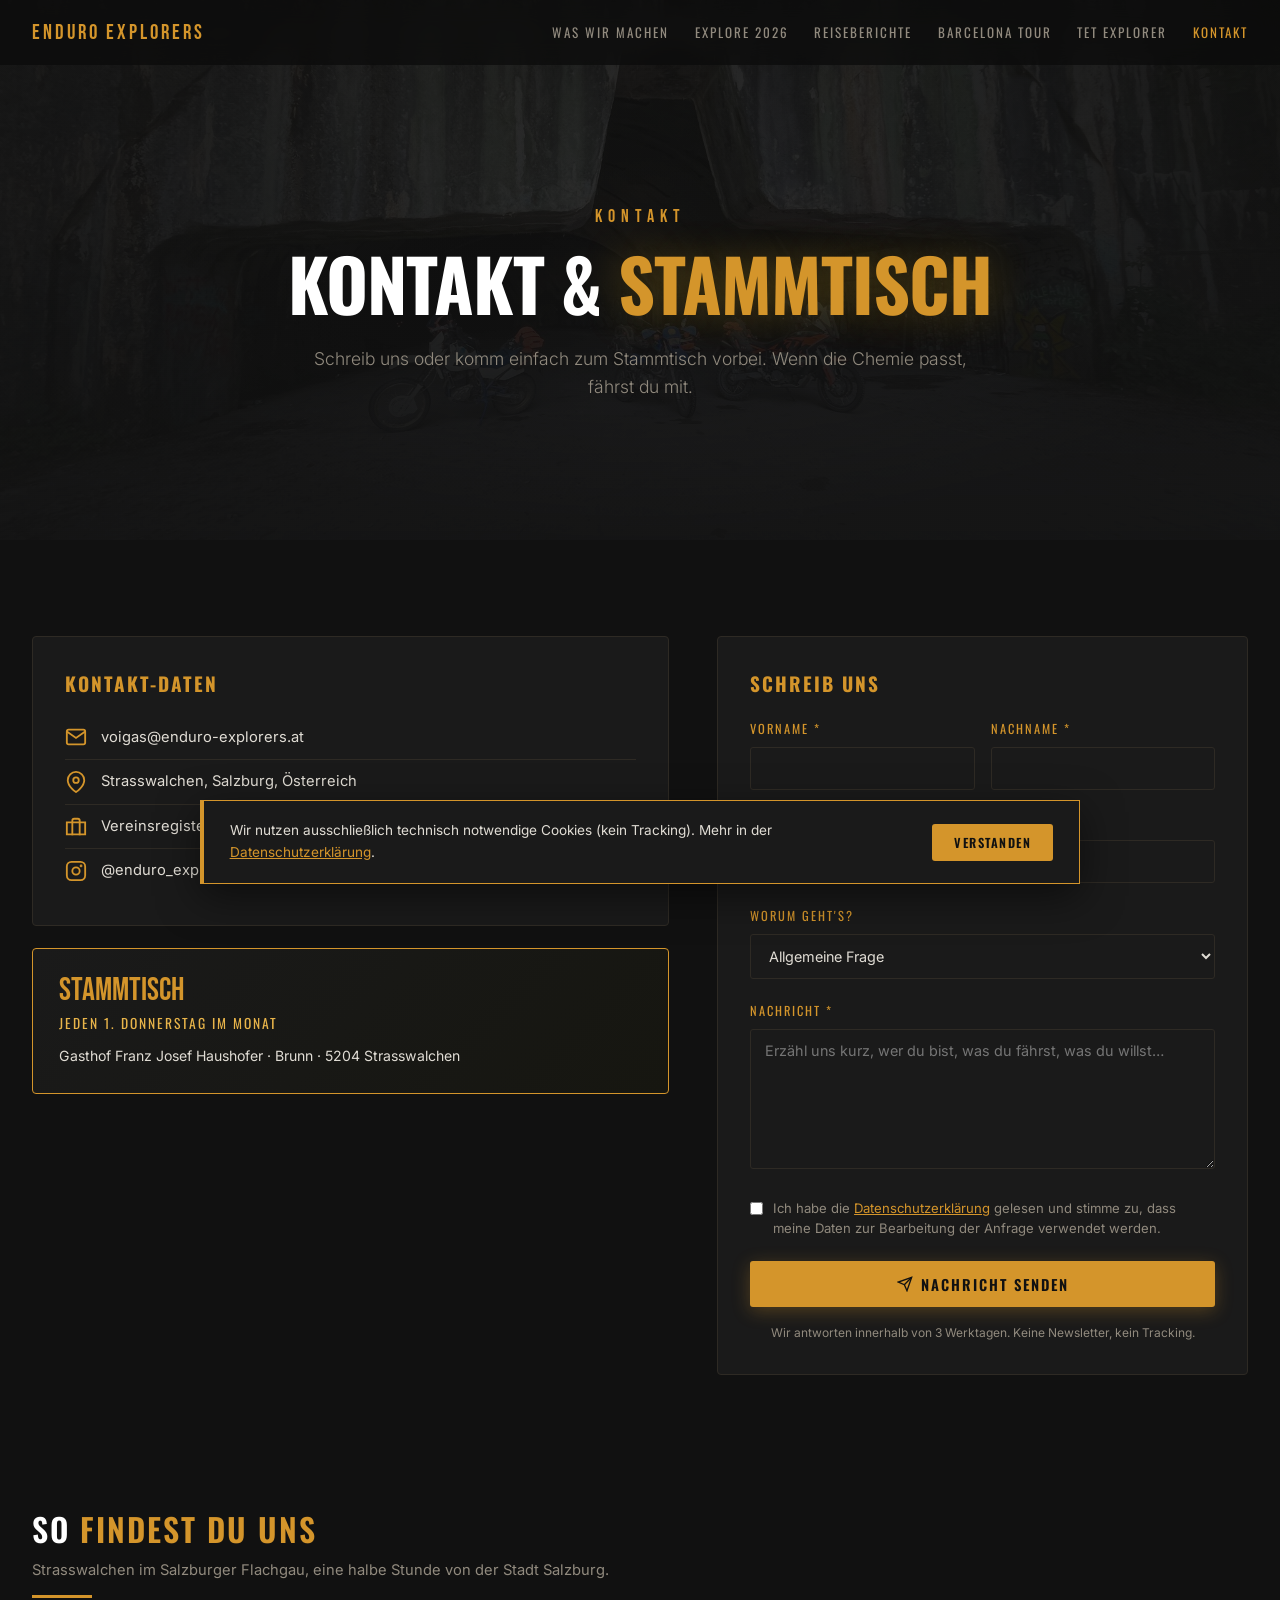
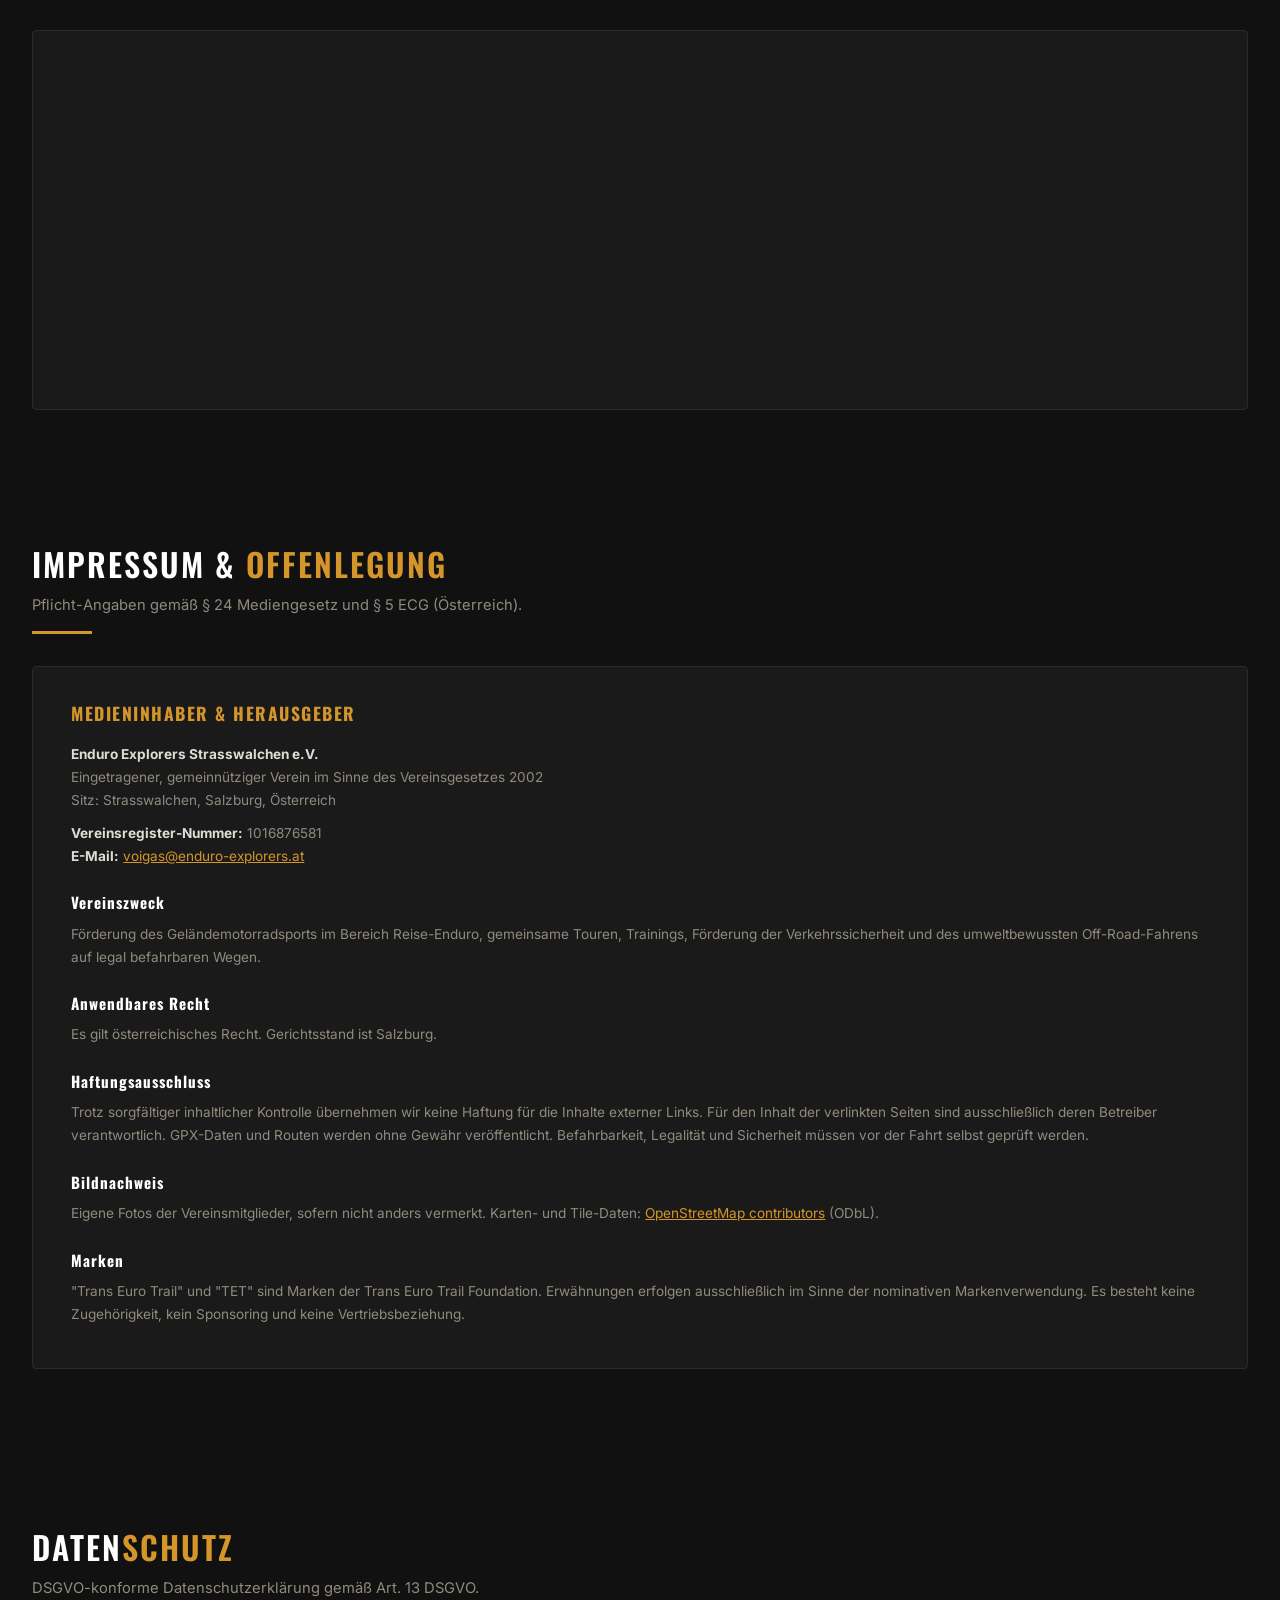
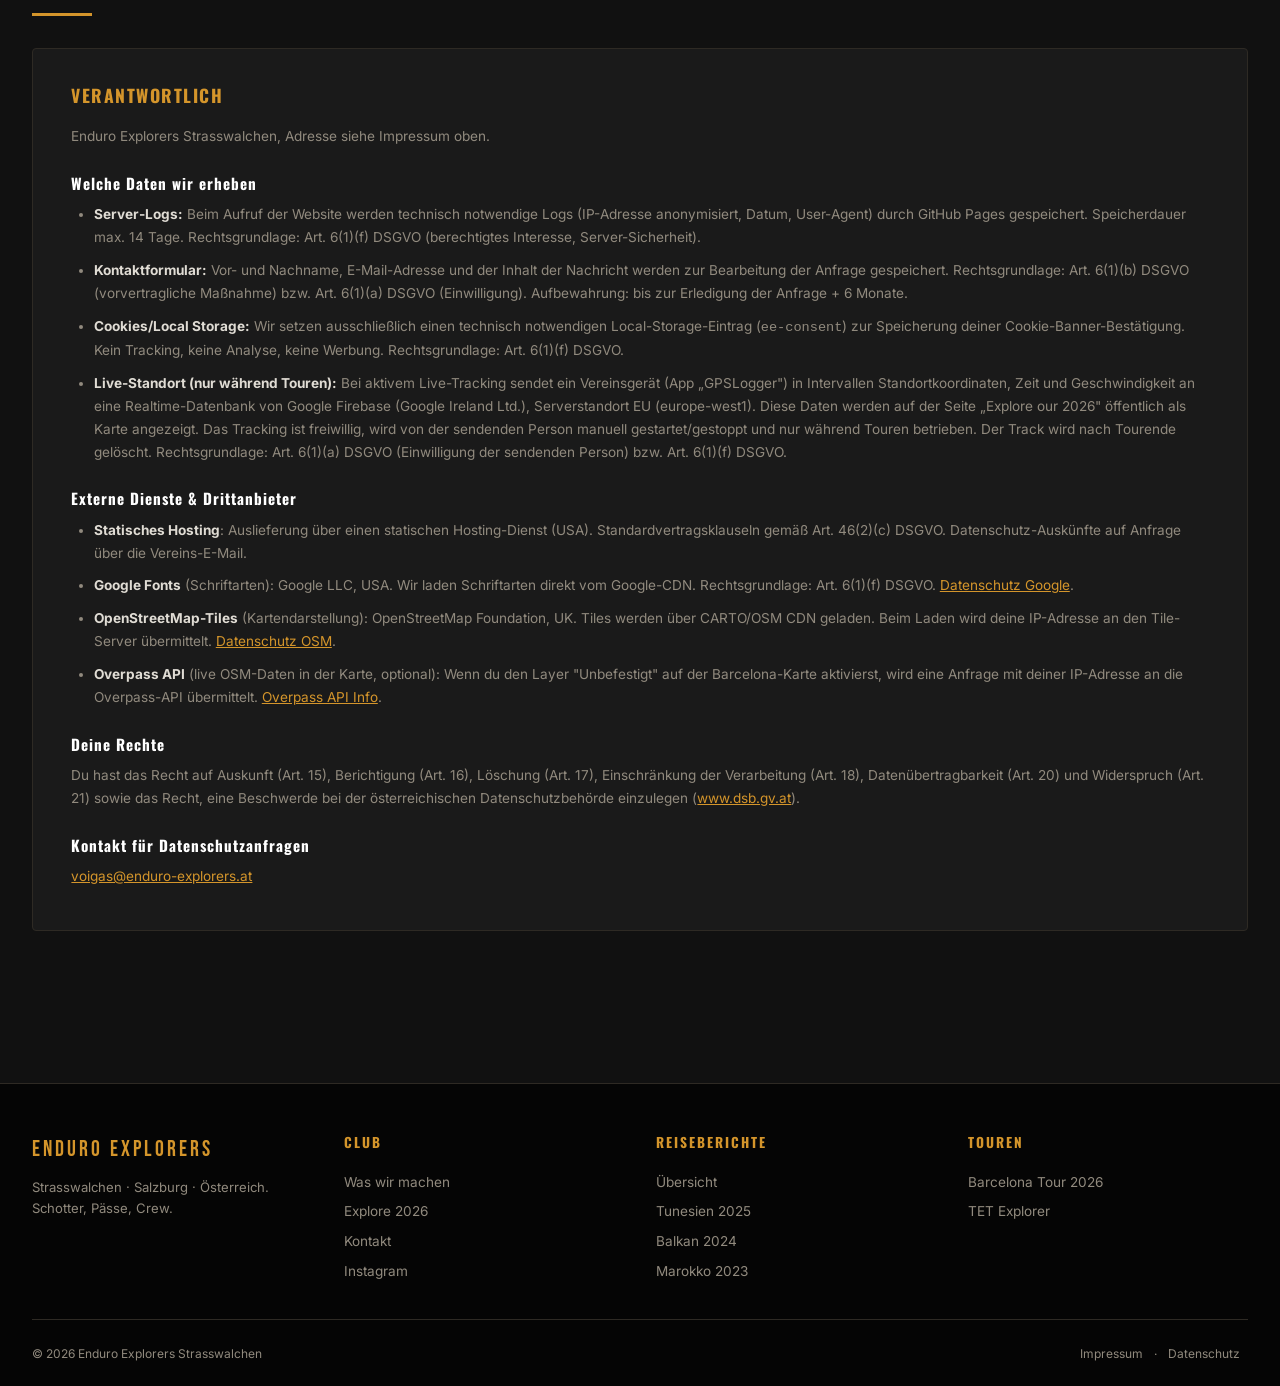
<file: kontakt.html>
<!DOCTYPE html>
<html lang="de">
<head>
    <meta charset="UTF-8">
    <meta name="viewport" content="width=device-width, initial-scale=1.0">
    <title>Kontakt | Enduro Explorers Strasswalchen</title>
    <meta name="description" content="Kontakt, Impressum und Datenschutz. Enduro Explorers Strasswalchen e.V.">
    <meta name="robots" content="index,follow">
    <link rel="preconnect" href="https://fonts.googleapis.com">
    <link href="https://fonts.googleapis.com/css2?family=Bebas+Neue&family=Oswald:wght@300;400;500;600;700&family=Inter:wght@300;400;500;600&display=swap" rel="stylesheet">
    <link rel="stylesheet" href="assets/style.css">
    <style>
        .contact-grid {
            display: grid;
            grid-template-columns: 1.2fr 1fr;
            gap: 3rem;
            margin-top: 2rem;
        }
        @media (max-width: 900px) { .contact-grid { grid-template-columns: 1fr; } }

        .contact-info-card {
            background: var(--black-card);
            border: 1px solid var(--border);
            border-radius: 4px;
            padding: 2rem;
            margin-bottom: 1.4rem;
        }
        .contact-info-card h3 {
            font-family: 'Oswald', sans-serif;
            font-size: 1.2rem; color: var(--gold);
            text-transform: uppercase; letter-spacing: 2px;
            margin-bottom: 1rem;
        }
        .contact-row {
            display: flex; align-items: center; gap: 14px;
            padding: 10px 0;
            font-size: 0.92rem;
            border-bottom: 1px solid var(--border);
        }
        .contact-row:last-child { border-bottom: 0; }
        .contact-row svg {
            width: 22px; height: 22px; stroke: var(--gold);
            flex-shrink: 0;
        }
        .contact-row a { color: var(--text); text-decoration: none; }
        .contact-row a:hover { color: var(--gold); }

        .meeting-card {
            background: linear-gradient(135deg, var(--black-card), #161610);
            border: 1px solid var(--gold);
            border-radius: 4px;
            padding: 1.6rem;
            margin-bottom: 1.4rem;
        }
        .meeting-card-day {
            font-family: 'Bebas Neue', sans-serif;
            font-size: 2rem; color: var(--gold); line-height: 1;
            margin-bottom: 0.4rem;
        }
        .meeting-card-time {
            font-family: 'Oswald', sans-serif;
            font-size: 0.85rem; color: var(--gold-light);
            letter-spacing: 2px; text-transform: uppercase;
            margin-bottom: 0.6rem;
        }
        .meeting-card-loc { font-size: 0.88rem; color: var(--text); }

        .form-wrap {
            background: var(--black-card);
            border: 1px solid var(--border);
            border-radius: 4px;
            padding: 2rem;
        }
        .form-row { display: grid; grid-template-columns: 1fr 1fr; gap: 1rem; }
        @media (max-width: 600px) { .form-row { grid-template-columns: 1fr; } }
        .form-success {
            display: none;
            background: rgba(68,170,68,0.1);
            border: 1px solid var(--green);
            color: var(--green);
            padding: 1rem 1.4rem;
            margin-bottom: 1rem;
            font-size: 0.9rem;
        }
        .form-success.active { display: block; }

        .legal-section {
            background: var(--black-card);
            border: 1px solid var(--border);
            border-radius: 4px;
            padding: 2rem 2.4rem;
            margin-bottom: 1.5rem;
        }
        .legal-section h3 {
            font-family: 'Oswald', sans-serif;
            color: var(--gold); font-size: 1.1rem;
            letter-spacing: 1.5px; text-transform: uppercase;
            margin-bottom: 1rem;
        }
        .legal-section h4 {
            font-family: 'Oswald', sans-serif;
            color: var(--text-bright); font-size: 0.95rem;
            letter-spacing: 1px; margin: 1.4rem 0 0.5rem;
        }
        .legal-section p, .legal-section li {
            font-size: 0.85rem;
            color: var(--text-muted);
            line-height: 1.7;
            margin-bottom: 0.6rem;
        }
        .legal-section ul { padding-left: 1.4rem; }
        .legal-section strong { color: var(--text); }
    </style>
<script>(function(){try{if(!(new URLSearchParams(location.search).get("embed")==="1"||window.self!==window.top))return;document.documentElement.classList.add("embed-mode");function n(){document.querySelectorAll("nav,#navbar,footer,.cookie-banner").forEach(function(el){el.remove()});}if(document.readyState==="loading")document.addEventListener("DOMContentLoaded",n);else n()}catch(e){}})();</script>
</head>
<body>

<nav class="nav" id="navbar">
    <a href="index.html" class="nav-logo-text">ENDURO EXPLORERS</a>
    <button class="nav-toggle" aria-label="Menu">
        <svg viewBox="0 0 24 24" fill="none" stroke-width="2"><line x1="3" y1="6" x2="21" y2="6"/><line x1="3" y1="12" x2="21" y2="12"/><line x1="3" y1="18" x2="21" y2="18"/></svg>
    </button>
    <ul class="nav-links">
        <li><a href="was-wir-machen.html">Was wir machen</a></li>
        <li><a href="explore-2026.html">Explore 2026</a></li>
        <li><a href="reiseberichte.html">Reiseberichte</a></li>
        <li><a href="austria-barcelona.html">Barcelona Tour</a></li>
        <li><a href="index.html">TET Explorer</a></li>
        <li><a href="kontakt.html">Kontakt</a></li>
    </ul>
</nav>

<header class="page-hero">
    <div class="hero-slideshow" data-set="all"></div>
    <div class="hero-overlay"></div>
    <div class="page-hero-club">Kontakt</div>
    <h1>Kontakt &amp; <span>Stammtisch</span></h1>
    <p class="page-hero-subtitle">Schreib uns oder komm einfach zum Stammtisch vorbei. Wenn die Chemie passt, fährst du mit.</p>
</header>

<section class="section-wrap fade-in">
    <div class="contact-grid">

        <!-- LEFT: Info -->
        <div>
            <div class="contact-info-card">
                <h3>Kontakt-Daten</h3>
                <div class="contact-row">
                    <svg viewBox="0 0 24 24" fill="none" stroke-width="2"><path d="M4 4h16c1.1 0 2 .9 2 2v12c0 1.1-.9 2-2 2H4c-1.1 0-2-.9-2-2V6c0-1.1.9-2 2-2z"/><polyline points="22,6 12,13 2,6"/></svg>
                    <a href="mailto:voigas@enduro-explorers.at">voigas@enduro-explorers.at</a>
                </div>
                <div class="contact-row">
                    <svg viewBox="0 0 24 24" fill="none" stroke-width="2"><path d="M21 10c0 7-9 13-9 13s-9-6-9-13a9 9 0 0118 0z"/><circle cx="12" cy="10" r="3"/></svg>
                    <span>Strasswalchen, Salzburg, Österreich</span>
                </div>
                <div class="contact-row">
                    <svg viewBox="0 0 24 24" fill="none" stroke-width="2"><path d="M2 7h20v13H2z"/><path d="M16 21V5a2 2 0 00-2-2h-4a2 2 0 00-2 2v16"/></svg>
                    <span>Vereinsregister-Nr. 1016876581</span>
                </div>
                <div class="contact-row">
                    <svg viewBox="0 0 24 24" fill="none" stroke-width="2"><rect x="2" y="2" width="20" height="20" rx="5"/><circle cx="12" cy="12" r="4"/><circle cx="17.5" cy="6.5" r="0.5" fill="currentColor"/></svg>
                    <a href="https://www.instagram.com/enduro_explorers_strasswalchen/" target="_blank" rel="noopener">@enduro_explorers_strasswalchen</a>
                </div>
            </div>

            <div class="meeting-card">
                <div class="meeting-card-day">Stammtisch</div>
                <div class="meeting-card-time">Jeden 1. Donnerstag im Monat</div>
                <div class="meeting-card-loc">Gasthof Franz Josef Haushofer · Brunn · 5204 Strasswalchen</div>
            </div>

        </div>

        <!-- RIGHT: Form -->
        <div>
            <div class="form-wrap">
                <h3 style="font-family:'Oswald',sans-serif;color:var(--gold);font-size:1.2rem;letter-spacing:2px;text-transform:uppercase;margin-bottom:1.2rem;">Schreib uns</h3>

                <div class="form-success" id="formSuccess">
                    Danke! Deine Nachricht ist bei uns angekommen. Wir melden uns innerhalb von 3 Tagen.
                </div>

                <form id="contactForm" onsubmit="return submitForm(event)">
                    <div class="form-row">
                        <div class="form-group">
                            <label class="form-label" for="firstName">Vorname *</label>
                            <input class="form-input" id="firstName" name="firstName" type="text" required>
                        </div>
                        <div class="form-group">
                            <label class="form-label" for="lastName">Nachname *</label>
                            <input class="form-input" id="lastName" name="lastName" type="text" required>
                        </div>
                    </div>

                    <div class="form-group">
                        <label class="form-label" for="email">E-Mail *</label>
                        <input class="form-input" id="email" name="email" type="email" required>
                    </div>

                    <div class="form-group">
                        <label class="form-label" for="topic">Worum geht's?</label>
                        <select class="form-select" id="topic" name="topic">
                            <option value="info">Allgemeine Frage</option>
                            <option value="member">Ich will Mitglied werden</option>
                            <option value="join">Ich will bei einer Tour mitfahren</option>
                            <option value="press">Presse / Medien</option>
                            <option value="cooperation">Kooperation / Sponsoring</option>
                        </select>
                    </div>

                    <div class="form-group">
                        <label class="form-label" for="message">Nachricht *</label>
                        <textarea class="form-textarea" id="message" name="message" required placeholder="Erzähl uns kurz, wer du bist, was du fährst, was du willst…"></textarea>
                    </div>

                    <div class="form-group">
                        <label style="display:flex;gap:10px;align-items:flex-start;font-size:0.82rem;color:var(--text-muted);line-height:1.5;cursor:pointer;">
                            <input type="checkbox" required style="margin-top:3px;accent-color:var(--gold);">
                            <span>Ich habe die <a href="#datenschutz" style="color:var(--gold);">Datenschutzerklärung</a> gelesen und stimme zu, dass meine Daten zur Bearbeitung der Anfrage verwendet werden.</span>
                        </label>
                    </div>

                    <button type="submit" class="btn" style="width:100%;justify-content:center;">
                        <svg viewBox="0 0 24 24" fill="none"><line x1="22" y1="2" x2="11" y2="13"/><polygon points="22,2 15,22 11,13 2,9"/></svg>
                        Nachricht senden
                    </button>

                    <p style="margin-top:1rem;font-size:0.75rem;color:var(--text-muted);text-align:center;">
                        Wir antworten innerhalb von 3 Werktagen. Keine Newsletter, kein Tracking.
                    </p>
                </form>
            </div>
        </div>
    </div>
</section>

<!-- ═══ ANREISE ═══ -->
<section class="section-wrap fade-in">
    <div class="section-header">
        <h2>So <span>findest du uns</span></h2>
        <p>Strasswalchen im Salzburger Flachgau, eine halbe Stunde von der Stadt Salzburg.</p>
    </div>
    <div style="background:var(--black-card);border:1px solid var(--border);border-radius:4px;overflow:hidden;height:380px;position:relative;">
        <iframe
            src="https://www.openstreetmap.org/export/embed.html?bbox=13.225%2C47.965%2C13.345%2C48.030&amp;layer=mapnik&amp;marker=47.9750%2C13.2580"
            style="width:100%;height:100%;border:0;filter:brightness(0.85);"
            loading="lazy" referrerpolicy="no-referrer-when-downgrade" title="Strasswalchen auf OpenStreetMap"></iframe>
    </div>
</section>

<!-- ═══ IMPRESSUM ═══ -->
<section class="section-wrap fade-in" id="impressum">
    <div class="section-header">
        <h2>Impressum &amp; <span>Offenlegung</span></h2>
        <p>Pflicht-Angaben gemäß § 24 Mediengesetz und § 5 ECG (Österreich).</p>
    </div>
    <div class="legal-section">
        <h3>Medieninhaber &amp; Herausgeber</h3>
        <p>
            <strong>Enduro Explorers Strasswalchen e.V.</strong><br>
            Eingetragener, gemeinnütziger Verein im Sinne des Vereinsgesetzes 2002<br>
            Sitz: Strasswalchen, Salzburg, Österreich
        </p>
        <p>
            <strong>Vereinsregister-Nummer:</strong> 1016876581<br>
            <strong>E-Mail:</strong> <a href="mailto:voigas@enduro-explorers.at">voigas@enduro-explorers.at</a>
        </p>

        <h4>Vereinszweck</h4>
        <p>Förderung des Geländemotorradsports im Bereich Reise-Enduro, gemeinsame Touren, Trainings, Förderung der Verkehrssicherheit und des umweltbewussten Off-Road-Fahrens auf legal befahrbaren Wegen.</p>

        <h4>Anwendbares Recht</h4>
        <p>Es gilt österreichisches Recht. Gerichtsstand ist Salzburg.</p>

        <h4>Haftungsausschluss</h4>
        <p>Trotz sorgfältiger inhaltlicher Kontrolle übernehmen wir keine Haftung für die Inhalte externer Links. Für den Inhalt der verlinkten Seiten sind ausschließlich deren Betreiber verantwortlich. GPX-Daten und Routen werden ohne Gewähr veröffentlicht. Befahrbarkeit, Legalität und Sicherheit müssen vor der Fahrt selbst geprüft werden.</p>

        <h4>Bildnachweis</h4>
        <p>Eigene Fotos der Vereinsmitglieder, sofern nicht anders vermerkt. Karten- und Tile-Daten: <a href="https://www.openstreetmap.org/copyright" target="_blank" rel="noopener">OpenStreetMap contributors</a> (ODbL).</p>

        <h4>Marken</h4>
        <p>"Trans Euro Trail" und "TET" sind Marken der Trans Euro Trail Foundation. Erwähnungen erfolgen ausschließlich im Sinne der nominativen Markenverwendung. Es besteht keine Zugehörigkeit, kein Sponsoring und keine Vertriebsbeziehung.</p>
    </div>
</section>

<!-- ═══ DATENSCHUTZ ═══ -->
<section class="section-wrap fade-in" id="datenschutz">
    <div class="section-header">
        <h2>Daten<span>schutz</span></h2>
        <p>DSGVO-konforme Datenschutzerklärung gemäß Art. 13 DSGVO.</p>
    </div>
    <div class="legal-section">
        <h3>Verantwortlich</h3>
        <p>Enduro Explorers Strasswalchen, Adresse siehe Impressum oben.</p>

        <h4>Welche Daten wir erheben</h4>
        <ul>
            <li><strong>Server-Logs:</strong> Beim Aufruf der Website werden technisch notwendige Logs (IP-Adresse anonymisiert, Datum, User-Agent) durch GitHub Pages gespeichert. Speicherdauer max. 14 Tage. Rechtsgrundlage: Art. 6(1)(f) DSGVO (berechtigtes Interesse, Server-Sicherheit).</li>
            <li><strong>Kontaktformular:</strong> Vor- und Nachname, E-Mail-Adresse und der Inhalt der Nachricht werden zur Bearbeitung der Anfrage gespeichert. Rechtsgrundlage: Art. 6(1)(b) DSGVO (vorvertragliche Maßnahme) bzw. Art. 6(1)(a) DSGVO (Einwilligung). Aufbewahrung: bis zur Erledigung der Anfrage + 6 Monate.</li>
            <li><strong>Cookies/Local Storage:</strong> Wir setzen ausschließlich einen technisch notwendigen Local-Storage-Eintrag (<code>ee-consent</code>) zur Speicherung deiner Cookie-Banner-Bestätigung. Kein Tracking, keine Analyse, keine Werbung. Rechtsgrundlage: Art. 6(1)(f) DSGVO.</li>
            <li><strong>Live-Standort (nur während Touren):</strong> Bei aktivem Live-Tracking sendet ein Vereinsgerät (App „GPSLogger") in Intervallen Standortkoordinaten, Zeit und Geschwindigkeit an eine Realtime-Datenbank von Google Firebase (Google Ireland Ltd.), Serverstandort EU (europe-west1). Diese Daten werden auf der Seite „Explore our 2026" öffentlich als Karte angezeigt. Das Tracking ist freiwillig, wird von der sendenden Person manuell gestartet/gestoppt und nur während Touren betrieben. Der Track wird nach Tourende gelöscht. Rechtsgrundlage: Art. 6(1)(a) DSGVO (Einwilligung der sendenden Person) bzw. Art. 6(1)(f) DSGVO.</li>
        </ul>

        <h4>Externe Dienste &amp; Drittanbieter</h4>
        <ul>
            <li><strong>Statisches Hosting</strong>: Auslieferung über einen statischen Hosting-Dienst (USA). Standardvertragsklauseln gemäß Art. 46(2)(c) DSGVO. Datenschutz-Auskünfte auf Anfrage über die Vereins-E-Mail.</li>
            <li><strong>Google Fonts</strong> (Schriftarten): Google LLC, USA. Wir laden Schriftarten direkt vom Google-CDN. Rechtsgrundlage: Art. 6(1)(f) DSGVO. <a href="https://policies.google.com/privacy" target="_blank">Datenschutz Google</a>.</li>
            <li><strong>OpenStreetMap-Tiles</strong> (Kartendarstellung): OpenStreetMap Foundation, UK. Tiles werden über CARTO/OSM CDN geladen. Beim Laden wird deine IP-Adresse an den Tile-Server übermittelt. <a href="https://wiki.openstreetmap.org/wiki/Privacy_Policy" target="_blank">Datenschutz OSM</a>.</li>
            <li><strong>Overpass API</strong> (live OSM-Daten in der Karte, optional): Wenn du den Layer "Unbefestigt" auf der Barcelona-Karte aktivierst, wird eine Anfrage mit deiner IP-Adresse an die Overpass-API übermittelt. <a href="https://wiki.openstreetmap.org/wiki/Overpass_API" target="_blank">Overpass API Info</a>.</li>
        </ul>

        <h4>Deine Rechte</h4>
        <p>Du hast das Recht auf Auskunft (Art. 15), Berichtigung (Art. 16), Löschung (Art. 17), Einschränkung der Verarbeitung (Art. 18), Datenübertragbarkeit (Art. 20) und Widerspruch (Art. 21) sowie das Recht, eine Beschwerde bei der österreichischen Datenschutzbehörde einzulegen (<a href="https://www.dsb.gv.at" target="_blank">www.dsb.gv.at</a>).</p>

        <h4>Kontakt für Datenschutzanfragen</h4>
        <p><a href="mailto:voigas@enduro-explorers.at">voigas@enduro-explorers.at</a></p>
    </div>
</section>

<!-- ═══ FOOTER ═══ -->
<footer>
    <div class="footer-inner">
        <div class="footer-col">
            <div class="footer-club-text">Enduro Explorers</div>
            <p style="color:var(--text-muted);font-size:0.82rem;line-height:1.6;">Strasswalchen · Salzburg · Österreich. Schotter, Pässe, Crew.</p>
        </div>
        <div class="footer-col">
            <h4>Club</h4>
            <a href="was-wir-machen.html">Was wir machen</a>
            <a href="explore-2026.html">Explore 2026</a>
            <a href="kontakt.html">Kontakt</a>
            <a href="https://www.instagram.com/enduro_explorers_strasswalchen/" target="_blank" rel="noopener">Instagram</a>
        </div>
        <div class="footer-col">
            <h4>Reiseberichte</h4>
            <a href="reiseberichte.html">Übersicht</a>
            <a href="reiseberichte/tunesien-2025.html">Tunesien 2025</a>
            <a href="reiseberichte/balkan-2024.html">Balkan 2024</a>
            <a href="reiseberichte/marokko-2023.html">Marokko 2023</a>
        </div>
        <div class="footer-col">
            <h4>Touren</h4>
            <a href="austria-barcelona.html">Barcelona Tour 2026</a>
            <a href="index.html">TET Explorer</a>
        </div>
    </div>
    <div class="footer-bottom">
        <span>&copy; 2026 Enduro Explorers Strasswalchen</span>
        <span><a href="#impressum">Impressum</a> · <a href="#datenschutz">Datenschutz</a></span>
    </div>
</footer>

<div class="cookie-banner" id="cookieBanner" style="display:none;">
    <p>Wir nutzen ausschließlich technisch notwendige Cookies (kein Tracking). Mehr in der <a href="#datenschutz">Datenschutzerklärung</a>.</p>
    <button id="cookieAccept">Verstanden</button>
</div>

<script src="assets/site.js" defer></script>
<script>
// Form submission - opens mailto with prefilled body (static-friendly)
function submitForm(ev) {
    ev.preventDefault();
    const f = ev.target;
    const data = {
        first: f.firstName.value,
        last: f.lastName.value,
        email: f.email.value,
        topic: f.topic.options[f.topic.selectedIndex].text,
        msg: f.message.value
    };
    const subject = encodeURIComponent(`Anfrage [${data.topic}] von ${data.first} ${data.last}`);
    const body = encodeURIComponent(`Name: ${data.first} ${data.last}\nE-Mail: ${data.email}\nThema: ${data.topic}\n\nNachricht:\n${data.msg}\n\n— gesendet via enduro-explorers.at`);
    window.location.href = `mailto:voigas@enduro-explorers.at?subject=${subject}&body=${body}`;
    document.getElementById('formSuccess').classList.add('active');
    setTimeout(() => f.reset(), 500);
    return false;
}
</script>
</body>
</html>
</file>
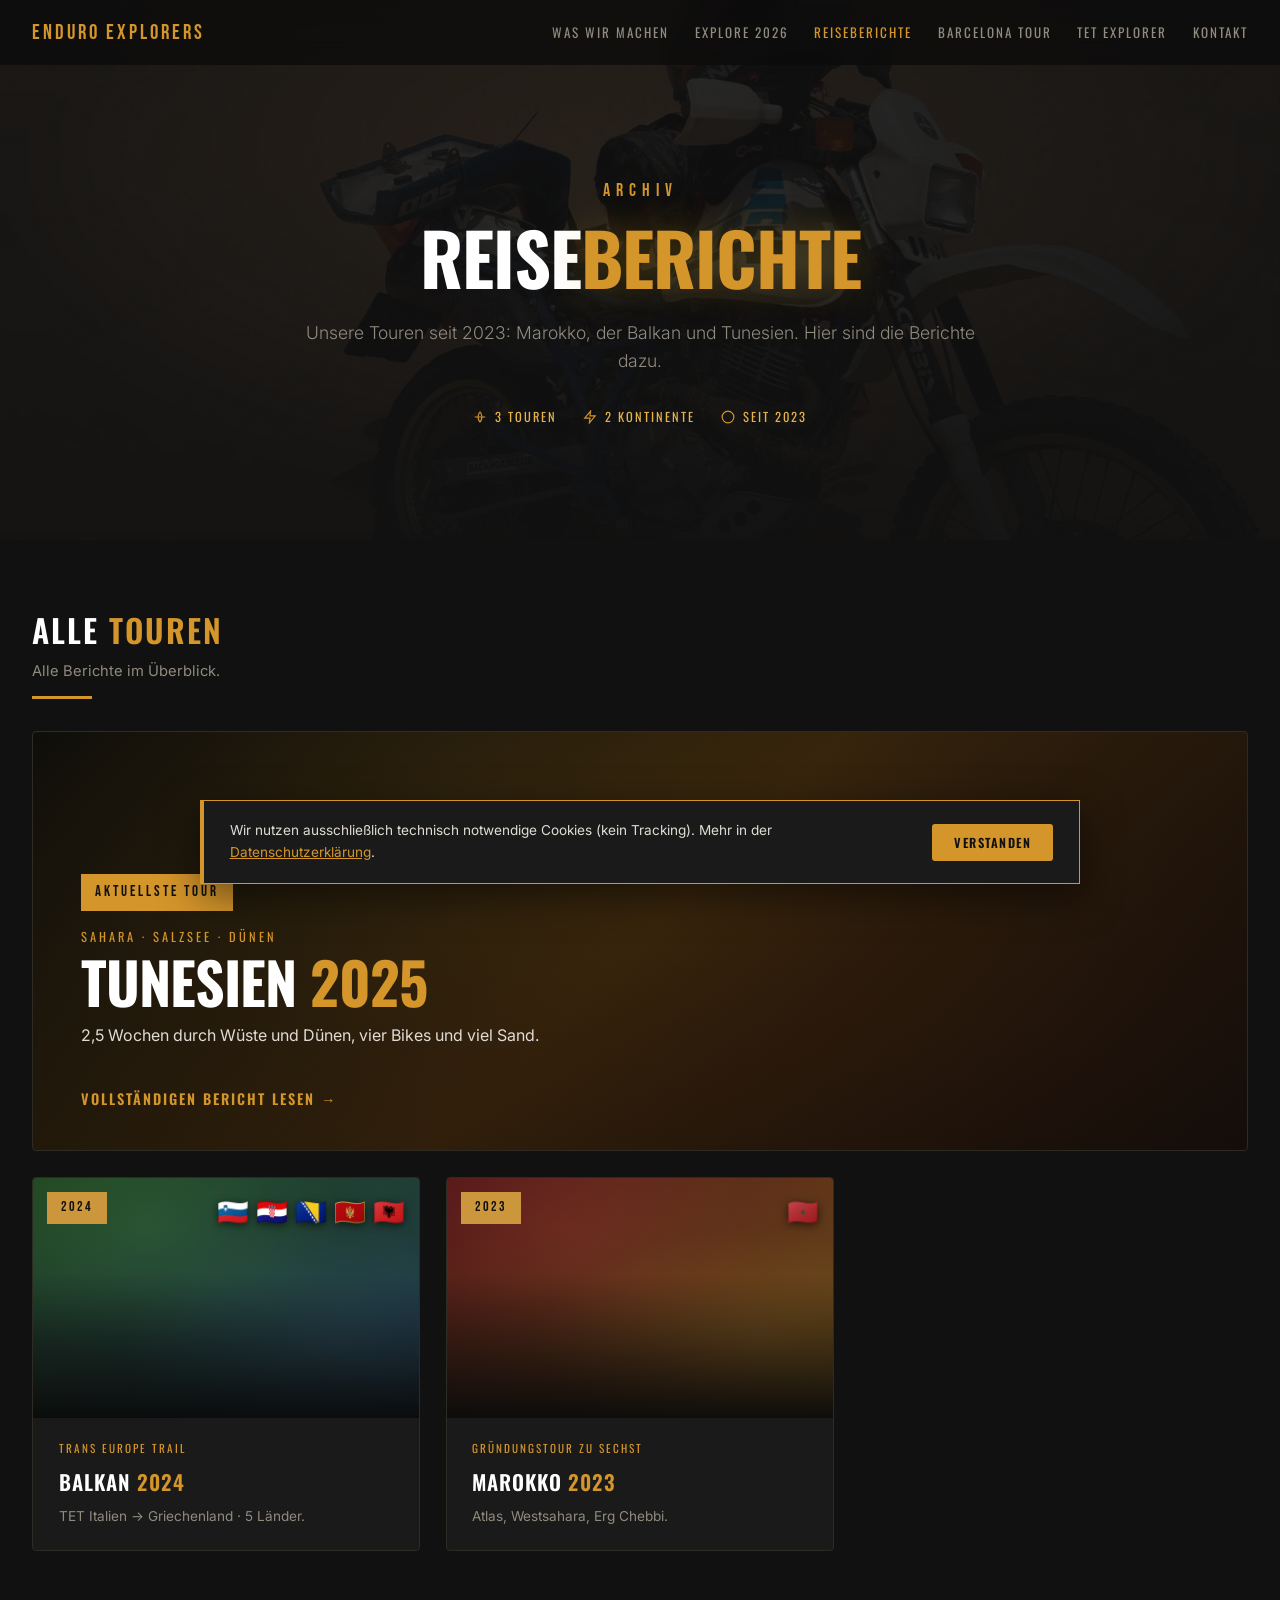
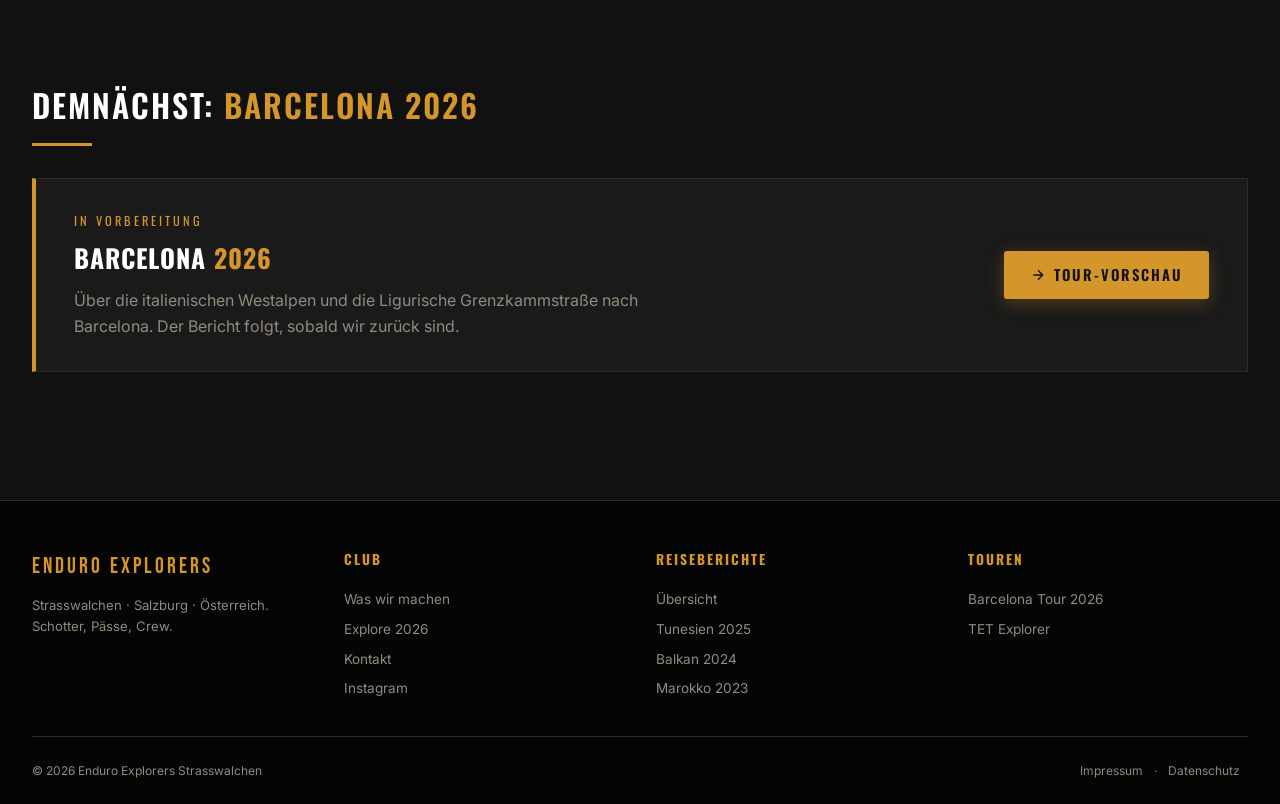
<file: reiseberichte.html>
<!DOCTYPE html>
<html lang="de">
<head>
    <meta charset="UTF-8">
    <meta name="viewport" content="width=device-width, initial-scale=1.0">
    <title>Reiseberichte | Enduro Explorers Strasswalchen</title>
    <meta name="description" content="Unsere Reiseberichte: Tunesien 2025, Balkan 2024 und Marokko 2023.">
    <meta name="robots" content="index,follow">
    <link rel="preconnect" href="https://fonts.googleapis.com">
    <link href="https://fonts.googleapis.com/css2?family=Bebas+Neue&family=Oswald:wght@300;400;500;600;700&family=Inter:wght@300;400;500;600&display=swap" rel="stylesheet">
    <link rel="stylesheet" href="assets/style.css">
    <style>
        .report-grid {
            display: grid;
            grid-template-columns: repeat(auto-fit, minmax(340px, 1fr));
            gap: 1.6rem;
            margin-top: 2rem;
        }
        /* Big featured report */
        .report-feature {
            grid-column: 1 / -1;
            position: relative;
            background-size: cover;
            background-position: center;
            background-color: var(--black-card);
            border: 1px solid var(--border);
            border-radius: 4px;
            min-height: 420px;
            overflow: hidden;
            text-decoration: none;
            color: inherit;
            display: flex; flex-direction: column; justify-content: flex-end;
            padding: 2.5rem 3rem;
            transition: all 0.4s;
        }
        .report-feature::before {
            content:''; position:absolute; inset:0;
            background: linear-gradient(135deg, rgba(10,10,10,0.95) 0%, rgba(10,10,10,0.5) 50%, rgba(10,10,10,0.85) 100%);
        }
        .report-feature > * { position: relative; z-index: 2; }
        .report-feature:hover { border-color: var(--gold); box-shadow: 0 12px 40px rgba(212,164,28,0.15); }
        .report-feature-badge {
            display: inline-block;
            font-family: 'Bebas Neue', sans-serif;
            font-size: 0.95rem; letter-spacing: 3px;
            background: var(--gold); color: var(--black);
            padding: 6px 14px;
            margin-bottom: 1rem;
            align-self: flex-start;
        }
        .report-feature-year {
            font-family: 'Oswald', sans-serif;
            font-size: 0.78rem; color: var(--gold); letter-spacing: 3px;
            text-transform: uppercase; margin-bottom: 0.4rem;
        }
        .report-feature-title {
            font-family: 'Oswald', sans-serif;
            font-size: clamp(2rem, 5vw, 3.6rem);
            font-weight: 700;
            color: var(--text-bright);
            text-transform: uppercase;
            letter-spacing: -1px;
            line-height: 1; margin-bottom: 0.8rem;
        }
        .report-feature-title span { color: var(--gold); }
        .report-feature-desc {
            font-size: 1rem; color: var(--text);
            max-width: 720px; line-height: 1.6;
            margin-bottom: 1rem;
        }
        .report-feature-stats {
            display: flex; gap: 1.6rem; flex-wrap: wrap;
            font-family: 'Oswald', sans-serif;
            font-size: 0.85rem; color: var(--gold-light);
            text-transform: uppercase; letter-spacing: 2px;
        }
        .report-feature-stats span { display: inline-flex; align-items: center; gap: 6px; }
        .report-feature-stats svg { width: 16px; height: 16px; stroke: var(--gold); }
        .report-feature-cta {
            margin-top: 1.4rem;
            display: inline-flex; align-items: center; gap: 8px;
            font-family: 'Oswald', sans-serif;
            font-size: 0.9rem; letter-spacing: 2px;
            text-transform: uppercase;
            color: var(--gold); font-weight: 600;
        }

        /* Background images via inline gradient placeholder when no real image */
        .bg-tunesien {
            background-image:
                linear-gradient(135deg, rgba(212,164,28,0.4), rgba(139,58,14,0.4)),
                radial-gradient(ellipse at 30% 20%, #d4a41c33, transparent 50%),
                radial-gradient(ellipse at 80% 70%, #8b3a0e33, transparent 50%),
                linear-gradient(180deg, #2a1a0a, #1a0a05);
        }
        .bg-balkan {
            background-image:
                linear-gradient(135deg, rgba(68,170,68,0.3), rgba(68,136,204,0.3)),
                radial-gradient(ellipse at 30% 20%, #44aa4433, transparent 50%),
                radial-gradient(ellipse at 80% 70%, #4488cc33, transparent 50%),
                linear-gradient(180deg, #0a1a0a, #0a1018);
        }
        .bg-marokko {
            background-image:
                linear-gradient(135deg, rgba(204,51,51,0.3), rgba(212,164,28,0.4)),
                radial-gradient(ellipse at 30% 20%, #cc333333, transparent 50%),
                radial-gradient(ellipse at 80% 70%, #d4a41c33, transparent 50%),
                linear-gradient(180deg, #2a0a0a, #1a0805);
        }
    </style>
<script>(function(){try{if(!(new URLSearchParams(location.search).get("embed")==="1"||window.self!==window.top))return;document.documentElement.classList.add("embed-mode");function n(){document.querySelectorAll("nav,#navbar,footer,.cookie-banner").forEach(function(el){el.remove()});}if(document.readyState==="loading")document.addEventListener("DOMContentLoaded",n);else n()}catch(e){}})();</script>
</head>
<body>

<nav class="nav" id="navbar">
    <a href="index.html" class="nav-logo-text">ENDURO EXPLORERS</a>
    <button class="nav-toggle" aria-label="Menu">
        <svg viewBox="0 0 24 24" fill="none" stroke-width="2"><line x1="3" y1="6" x2="21" y2="6"/><line x1="3" y1="12" x2="21" y2="12"/><line x1="3" y1="18" x2="21" y2="18"/></svg>
    </button>
    <ul class="nav-links">
        <li><a href="was-wir-machen.html">Was wir machen</a></li>
        <li><a href="explore-2026.html">Explore 2026</a></li>
        <li><a href="reiseberichte.html">Reiseberichte</a></li>
        <li><a href="austria-barcelona.html">Barcelona Tour</a></li>
        <li><a href="index.html">TET Explorer</a></li>
        <li><a href="kontakt.html">Kontakt</a></li>
    </ul>
</nav>

<header class="page-hero">
    <div class="hero-slideshow" data-set="all"></div>
    <div class="hero-overlay"></div>
    <div class="page-hero-club">Archiv</div>
    <h1>Reise<span>berichte</span></h1>
    <p class="page-hero-subtitle">Unsere Touren seit 2023: Marokko, der Balkan und Tunesien. Hier sind die Berichte dazu.</p>
    <div class="page-hero-meta">
        <span class="page-hero-meta-item">
            <svg viewBox="0 0 24 24" fill="none"><path d="M3 12h18M12 3a15 15 0 010 18M12 3a15 15 0 000 18" stroke-width="2"/></svg>
            3 Touren
        </span>
        <span class="page-hero-meta-item">
            <svg viewBox="0 0 24 24" fill="none"><path d="M13 2L3 14h9l-1 8 10-12h-9l1-8z" stroke-width="2"/></svg>
            2 Kontinente
        </span>
        <span class="page-hero-meta-item">
            <svg viewBox="0 0 24 24" fill="none"><circle cx="12" cy="12" r="10" stroke-width="2"/></svg>
            seit 2023
        </span>
    </div>
</header>

<section class="section-wrap fade-in">
    <div class="section-header">
        <h2>Alle <span>Touren</span></h2>
        <p>Alle Berichte im Überblick.</p>
    </div>

    <div class="report-grid">

        <!-- Featured: Tunesien 2025 (most recent) -->
        <a href="reiseberichte/tunesien-2025.html" class="report-feature bg-tunesien fade-in">
            <span class="report-feature-badge">Aktuellste Tour</span>
            <div class="report-feature-year">Sahara · Salzsee · Dünen</div>
            <h2 class="report-feature-title">Tunesien <span>2025</span></h2>
            <p class="report-feature-desc">2,5 Wochen durch Wüste und Dünen, vier Bikes und viel Sand.</p>
            <span class="report-feature-cta">Vollständigen Bericht lesen →</span>
        </a>

        <!-- Balkan 2024 -->
        <a href="reiseberichte/balkan-2024.html" class="photo-card fade-in">
            <div class="photo-card-img bg-balkan">
                <span class="photo-card-badge">2024</span>
                <span class="photo-card-flag">🇸🇮 🇭🇷 🇧🇦 🇲🇪 🇦🇱</span>
            </div>
            <div class="photo-card-body">
                <div class="photo-card-meta">Trans Europe Trail</div>
                <h3 class="photo-card-title">Balkan <span style="color:var(--gold);">2024</span></h3>
                <p class="photo-card-desc">TET Italien → Griechenland · 5 Länder.</p>
            </div>
        </a>

        <!-- Marokko 2023 -->
        <a href="reiseberichte/marokko-2023.html" class="photo-card fade-in">
            <div class="photo-card-img bg-marokko">
                <span class="photo-card-badge">2023</span>
                <span class="photo-card-flag">🇲🇦</span>
            </div>
            <div class="photo-card-body">
                <div class="photo-card-meta">Gründungstour zu sechst</div>
                <h3 class="photo-card-title">Marokko <span style="color:var(--gold);">2023</span></h3>
                <p class="photo-card-desc">Atlas, Westsahara, Erg Chebbi.</p>
            </div>
        </a>

    </div>
</section>

<!-- ═══ KOMMT BALD ═══ -->
<section class="section-wrap fade-in">
    <div class="section-header">
        <h2>Demnächst: <span>Barcelona 2026</span></h2>
    </div>
    <div style="background:var(--black-card);border:1px solid var(--border);border-left:4px solid var(--gold);padding:2rem 2.4rem;display:flex;justify-content:space-between;align-items:center;flex-wrap:wrap;gap:1.5rem;">
        <div>
            <div style="font-family:'Oswald',sans-serif;font-size:0.78rem;color:var(--gold);letter-spacing:3px;text-transform:uppercase;margin-bottom:0.4rem;">In Vorbereitung</div>
            <h3 style="font-family:'Oswald',sans-serif;font-size:1.6rem;color:var(--text-bright);text-transform:uppercase;letter-spacing:1px;margin-bottom:0.6rem;">Barcelona <span style="color:var(--gold);">2026</span></h3>
            <p style="color:var(--text-muted);max-width:580px;">Über die italienischen Westalpen und die Ligurische Grenzkammstraße nach Barcelona. Der Bericht folgt, sobald wir zurück sind.</p>
        </div>
        <a href="austria-barcelona.html" class="btn">
            <svg viewBox="0 0 24 24" fill="none"><path d="M5 12h14M12 5l7 7-7 7"/></svg>
            Tour-Vorschau
        </a>
    </div>
</section>

<!-- ═══ FOOTER ═══ -->
<footer>
    <div class="footer-inner">
        <div class="footer-col">
            <div class="footer-club-text">Enduro Explorers</div>
            <p style="color:var(--text-muted);font-size:0.82rem;line-height:1.6;">Strasswalchen · Salzburg · Österreich. Schotter, Pässe, Crew.</p>
        </div>
        <div class="footer-col">
            <h4>Club</h4>
            <a href="was-wir-machen.html">Was wir machen</a>
            <a href="explore-2026.html">Explore 2026</a>
            <a href="kontakt.html">Kontakt</a>
            <a href="https://www.instagram.com/enduro_explorers_strasswalchen/" target="_blank" rel="noopener">Instagram</a>
        </div>
        <div class="footer-col">
            <h4>Reiseberichte</h4>
            <a href="reiseberichte.html">Übersicht</a>
            <a href="reiseberichte/tunesien-2025.html">Tunesien 2025</a>
            <a href="reiseberichte/balkan-2024.html">Balkan 2024</a>
            <a href="reiseberichte/marokko-2023.html">Marokko 2023</a>
        </div>
        <div class="footer-col">
            <h4>Touren</h4>
            <a href="austria-barcelona.html">Barcelona Tour 2026</a>
            <a href="index.html">TET Explorer</a>
        </div>
    </div>
    <div class="footer-bottom">
        <span>&copy; 2026 Enduro Explorers Strasswalchen</span>
        <span><a href="kontakt.html#impressum">Impressum</a> · <a href="kontakt.html#datenschutz">Datenschutz</a></span>
    </div>
</footer>

<div class="cookie-banner" id="cookieBanner" style="display:none;">
    <p>Wir nutzen ausschließlich technisch notwendige Cookies (kein Tracking). Mehr in der <a href="kontakt.html#datenschutz">Datenschutzerklärung</a>.</p>
    <button id="cookieAccept">Verstanden</button>
</div>

<script src="assets/site.js" defer></script>
</body>
</html>
</file>
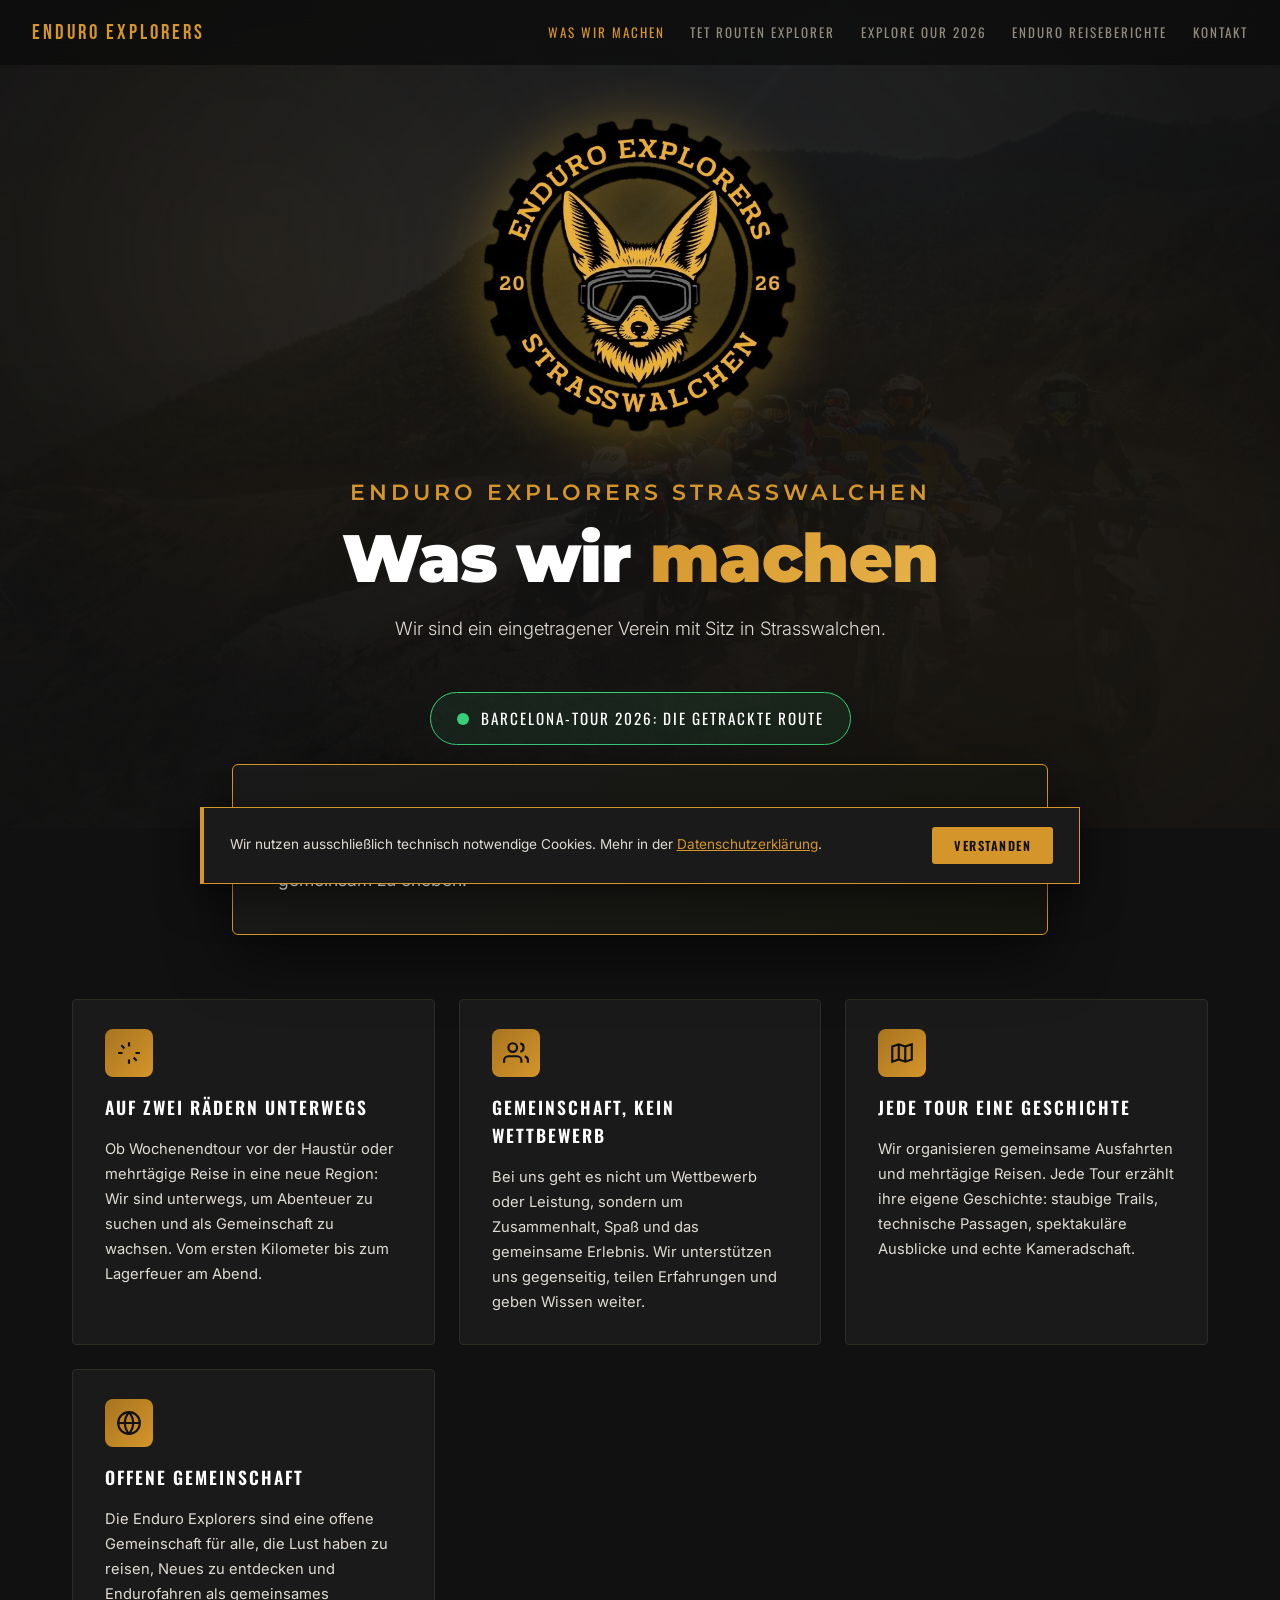
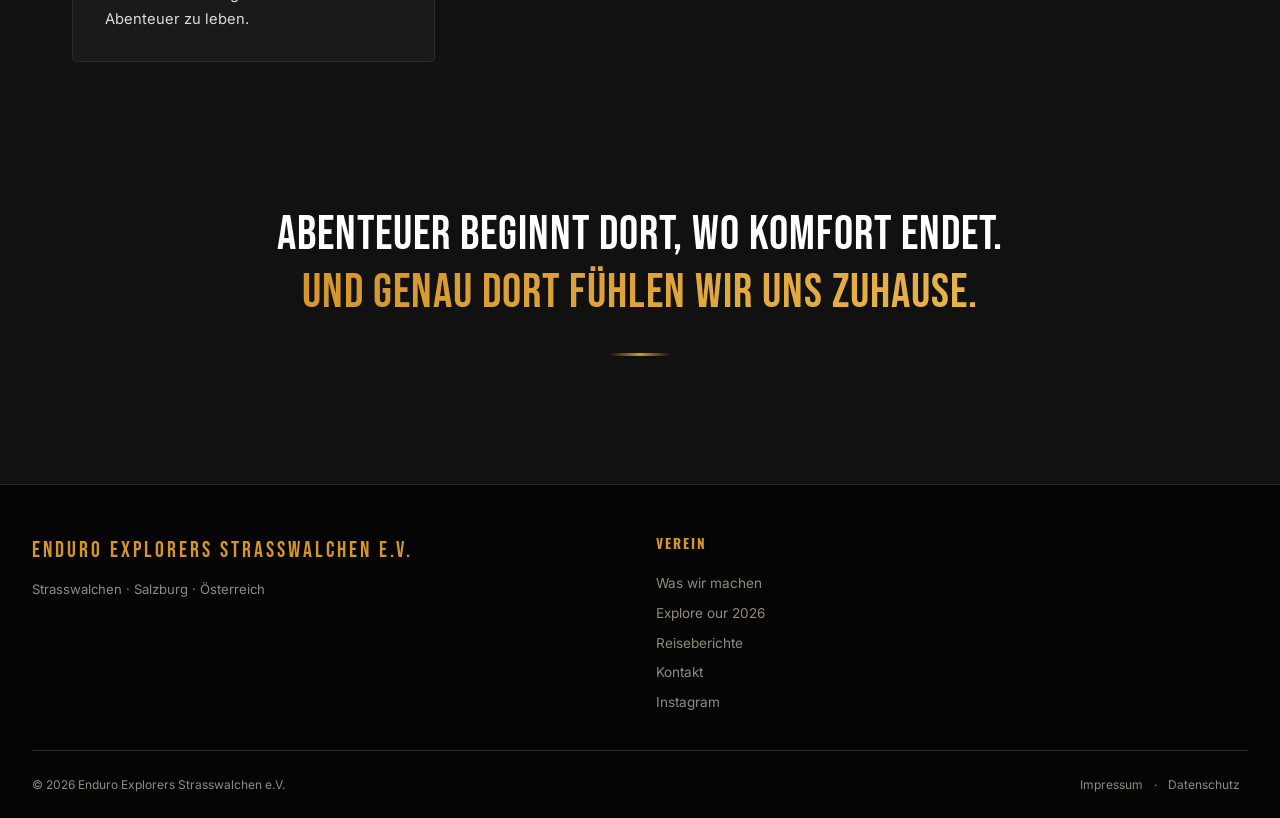
<file: was-wir-machen.html>
<!DOCTYPE html>
<html lang="de">
<head>
    <meta charset="UTF-8">
    <meta name="viewport" content="width=device-width, initial-scale=1.0">
    <title>Was wir machen | Enduro Explorers Strasswalchen</title>
    <meta name="description" content="Enduro Explorers Strasswalchen e.V., ein gemeinnütziger Motorrad-Verein im Salzburger Land.">
    <link rel="preconnect" href="https://fonts.googleapis.com">
    <link href="https://fonts.googleapis.com/css2?family=Bebas+Neue&family=Oswald:wght@300;400;500;600;700&family=Inter:wght@300;400;500;600&family=Montserrat:wght@400;600;700;800;900&display=swap" rel="stylesheet">
    <link rel="stylesheet" href="assets/style.css">
    <style>
        /* ═══ HERO mit Foto-Slideshow als Background ═══ */
        .hero {
            position: relative;
            min-height: 92vh;
            display: flex; align-items: center; justify-content: center;
            text-align: center;
            background: #111111;
            overflow: hidden;
            padding: 6rem 2rem 4rem;
        }
        .hero-slideshow {
            position: absolute; inset: 0; z-index: 0; overflow: hidden;
            background: #111111;
        }
        .slide-img {
            position: absolute; inset: 0;
            width: 100%; height: 100%;
            object-fit: cover;
            opacity: 0;
            transition: opacity 1.6s ease-in-out;
            will-change: opacity;
        }
        .slide-img.active { opacity: 0.55; }
        .hero-overlay {
            position: absolute; inset: 0; z-index: 1;
            background:
                radial-gradient(ellipse at 50% 40%, rgba(17,17,17,0.6) 0%, rgba(17,17,17,0.9) 70%),
                linear-gradient(180deg, rgba(17,17,17,0.4) 0%, rgba(17,17,17,0.75) 100%);
            pointer-events: none;
        }
        .hero-gear-bg {
            position: absolute; inset: 0; opacity: 0.05; z-index: 1;
            background-image: radial-gradient(circle at 20% 30%, var(--gold) 0%, transparent 40%),
                              radial-gradient(circle at 80% 70%, var(--gold) 0%, transparent 40%);
            pointer-events: none;
        }
        .hero-content { position: relative; z-index: 3; }
        .hero-content { position: relative; z-index: 2; max-width: 920px; }
        .hero-logo {
            width: 320px; max-width: 60vw; height: auto;
            margin-bottom: 2rem;
            filter: drop-shadow(0 6px 30px rgba(212,164,28,0.45));
        }
        .hero-clubname {
            font-family: 'Montserrat', sans-serif;
            font-size: clamp(1rem, 2.5vw, 1.4rem); font-weight: 600;
            color: var(--gold); letter-spacing: 4px; text-transform: uppercase;
            margin-bottom: 0.8rem;
        }
        .hero h1 {
            font-family: 'Montserrat', sans-serif;
            font-size: clamp(2.4rem, 6vw, 4.2rem); font-weight: 900;
            color: var(--text-bright); line-height: 1.05;
            margin-bottom: 1.2rem; letter-spacing: -1px;
        }
        .hero h1 span {
            background: linear-gradient(135deg, var(--gold), var(--gold-light));
            -webkit-background-clip: text; -webkit-text-fill-color: transparent;
            background-clip: text;
        }
        .hero-subtitle {
            font-size: clamp(0.95rem, 2vw, 1.15rem);
            color: var(--text); line-height: 1.7;
            max-width: 640px; margin: 0 auto 2.5rem;
            font-weight: 300;
        }
        .hero-stats {
            display: flex; justify-content: center;
            gap: 3rem; flex-wrap: wrap; margin-bottom: 2rem;
        }
        .hero-stat { text-align: center; min-width: 100px; }
        .hero-stat-value {
            font-family: 'Bebas Neue', sans-serif;
            font-size: 2.6rem; color: var(--gold); line-height: 1;
            text-shadow: 0 0 20px rgba(212,164,28,0.3);
        }
        .hero-stat-label {
            font-family: 'Oswald', sans-serif;
            font-size: 0.72rem; color: var(--text-muted);
            text-transform: uppercase; letter-spacing: 3px;
            margin-top: 0.5rem;
        }
        /* ═══ LIVE-TRACKER BANNER ═══ */
        .live-banner {
            display: inline-flex; align-items: center; gap: 12px;
            margin-top: 0.5rem;
            padding: 13px 26px;
            background: rgba(58,208,122,0.08);
            border: 1px solid #3ad07a; border-radius: 50px;
            font-family: 'Oswald', sans-serif; font-size: 0.95rem;
            letter-spacing: 2px; text-transform: uppercase;
            color: var(--text-bright); text-decoration: none;
            transition: all 0.3s;
        }
        .live-banner:hover {
            background: rgba(58,208,122,0.18);
            box-shadow: 0 6px 24px rgba(58,208,122,0.25);
            transform: translateY(-2px);
        }
        .live-banner-dot {
            width: 12px; height: 12px; border-radius: 50%; flex: 0 0 auto;
            background: #3ad07a;
            box-shadow: 0 0 0 0 rgba(58,208,122,0.6);
            animation: bannerPulse 1.8s infinite;
        }
        @keyframes bannerPulse {
            0%   { box-shadow: 0 0 0 0 rgba(58,208,122,0.55); }
            70%  { box-shadow: 0 0 0 10px rgba(58,208,122,0); }
            100% { box-shadow: 0 0 0 0 rgba(58,208,122,0); }
        }

        .scroll-indicator {
            position: absolute; bottom: 2rem; left: 50%;
            transform: translateX(-50%); z-index: 2;
            animation: bounce 2s infinite;
        }
        .scroll-indicator svg { width: 28px; height: 28px; stroke: var(--gold); opacity: 0.6; }
        @keyframes bounce { 0%,100% { transform: translate(-50%, 0); } 50% { transform: translate(-50%, -10px); } }

        /* ═══ INTRO-ZITAT BLOCK ═══ */
        .intro-quote {
            max-width: 880px; margin: -4rem auto 4rem; padding: 0 2rem;
            position: relative; z-index: 3;
        }
        .intro-quote-inner {
            background: linear-gradient(135deg, var(--black-card), #161610);
            border: 1px solid var(--gold);
            border-radius: 6px;
            padding: 2.4rem 2.8rem;
            box-shadow: 0 20px 60px rgba(0,0,0,0.6);
        }
        .intro-quote-inner p {
            font-size: 1.1rem; line-height: 1.75;
            color: var(--text-bright);
            font-family: 'Inter', sans-serif;
        }

        /* ═══ INHALT-KARTEN ═══ */
        .content-cards {
            max-width: 1200px; margin: 0 auto; padding: 0 2rem 4rem;
            display: grid; grid-template-columns: repeat(auto-fit, minmax(320px, 1fr));
            gap: 1.5rem;
        }
        .content-card {
            background: var(--black-card);
            border: 1px solid var(--border);
            border-radius: 4px;
            padding: 1.8rem 2rem;
            transition: all 0.3s ease;
            display: flex; flex-direction: column;
            gap: 1rem;
        }
        .content-card:hover {
            border-color: var(--gold);
            transform: translateY(-3px);
            box-shadow: 0 12px 30px rgba(212,164,28,0.08);
        }
        .content-card-icon {
            width: 48px; height: 48px;
            background: linear-gradient(135deg, var(--gold-dark), var(--gold));
            border-radius: 8px;
            display: flex; align-items: center; justify-content: center;
        }
        .content-card-icon svg {
            width: 26px; height: 26px;
            stroke: var(--black); stroke-width: 2; fill: none;
        }
        .content-card h3 {
            font-family: 'Oswald', sans-serif;
            font-size: 1.1rem; color: var(--text-bright);
            text-transform: uppercase; letter-spacing: 2px;
            font-weight: 600;
        }
        .content-card p {
            font-size: 0.92rem; line-height: 1.7;
            color: var(--text); margin: 0;
        }

        /* ═══ FINAL-CLAIM ═══ */
        .final-claim {
            max-width: 900px; margin: 2rem auto 5rem; padding: 3rem 2rem;
            text-align: center;
        }
        .final-claim p {
            font-family: 'Bebas Neue', sans-serif;
            font-size: clamp(1.8rem, 5vw, 3rem);
            line-height: 1.2; letter-spacing: 1px;
            color: var(--text-bright);
        }
        .final-claim p span {
            background: linear-gradient(135deg, var(--gold), var(--gold-light));
            -webkit-background-clip: text; -webkit-text-fill-color: transparent;
            background-clip: text;
        }
        .final-claim::after {
            content: ''; display: block; margin: 2rem auto 0;
            width: 60px; height: 3px;
            background: linear-gradient(90deg, transparent, var(--gold), transparent);
        }

        @media (max-width: 600px) {
            .intro-quote { margin-top: -2rem; padding: 0 1rem; }
            .intro-quote-inner { padding: 1.6rem 1.4rem; }
            .content-cards { padding: 0 1rem 2rem; }
            .hero { min-height: auto; padding: 5rem 1.2rem 3rem; }
            .hero-stats { gap: 1.5rem; }
            .hero-stat-value { font-size: 2rem; }
        }
    </style>
<script>(function(){try{if(!(new URLSearchParams(location.search).get("embed")==="1"||window.self!==window.top))return;document.documentElement.classList.add("embed-mode");function n(){document.querySelectorAll("nav,#navbar,footer,.cookie-banner").forEach(function(el){el.remove()});}if(document.readyState==="loading")document.addEventListener("DOMContentLoaded",n);else n()}catch(e){}})();</script>
</head>
<body>

<nav class="nav" id="navbar">
    <a href="index.html" class="nav-logo-text">ENDURO EXPLORERS</a>
    <button class="nav-toggle" aria-label="Menu">
        <svg viewBox="0 0 24 24" fill="none" stroke-width="2"><line x1="3" y1="6" x2="21" y2="6"/><line x1="3" y1="12" x2="21" y2="12"/><line x1="3" y1="18" x2="21" y2="18"/></svg>
    </button>
    <ul class="nav-links">
        <li><a href="was-wir-machen.html">Was wir machen</a></li>
        <li><a href="index.html">TET Routen Explorer</a></li>
        <li><a href="explore-2026.html">Explore our 2026</a></li>
        <li><a href="reiseberichte.html">Enduro Reiseberichte</a></li>
        <li><a href="kontakt.html">Kontakt</a></li>
    </ul>
</nav>

<!-- HERO mit auto-rotierender Foto-Slideshow -->
<section class="hero">
    <div class="hero-slideshow" id="heroSlideshow" data-set="all"></div>
    <div class="hero-overlay"></div>
    <div class="hero-gear-bg"></div>
    <div class="hero-content">
        <img src="logo_clean.png" alt="Enduro Explorers Strasswalchen Logo" class="hero-logo">
        <div class="hero-clubname">Enduro Explorers Strasswalchen</div>
        <h1>Was wir <span>machen</span></h1>
        <p class="hero-subtitle">Wir sind ein eingetragener Verein mit Sitz in Strasswalchen.</p>
        <a href="explore-2026.html#live" class="live-banner" id="liveBanner">
            <span class="live-banner-dot"></span>
            <span id="liveBannerText">Barcelona-Tour 2026: zum Live-Tracker</span>
        </a>
    </div>
    <div class="scroll-indicator"><svg viewBox="0 0 24 24" fill="none" stroke-width="2"><path d="M7 13l5 5 5-5M7 6l5 5 5-5"/></svg></div>
</section>

<script>
// Slideshow läuft über assets/site.js (initHeroSlideshow, data-set="all").
// Keine zweite Initialisierung hier, sonst kollidieren zwei Intervalle.

// Live-Banner: Text je nach Tour-Status (Start 6.7.2026 07:00)
(function() {
    const el = document.getElementById('liveBannerText');
    if (!el) return;
    const start = new Date('2026-07-06T07:00:00');
    const end = new Date('2026-07-26T23:59:59'); // großzügiges Tour-Ende
    const now = new Date();
    if (now >= start && now <= end) {
        el.textContent = 'LIVE: Wir sind unterwegs! Schau dir an, wo wir gerade sind';
    } else if (now < start) {
        const days = Math.ceil((start - now) / 86400000);
        el.textContent = days <= 1
            ? 'Morgen geht\'s los! Zum Live-Tracker'
            : 'Tour-Start in ' + days + ' Tagen. Zum Live-Tracker';
    } else {
        el.textContent = 'Barcelona-Tour 2026: die getrackte Route';
    }
})();
</script>

<!-- INTRO-ZITAT -->
<div class="intro-quote">
    <div class="intro-quote-inner">
        <p>Für uns bedeutet <strong style="color:var(--gold);">Enduro</strong> mehr als nur Motorradfahren. Es steht für die Freiheit, neue Wege zu entdecken, unbekanntes Terrain zu erkunden und unvergessliche Momente gemeinsam zu erleben.</p>
    </div>
</div>

<!-- INHALT-KARTEN -->
<div class="content-cards">
    <div class="content-card">
        <div class="content-card-icon">
            <svg viewBox="0 0 24 24"><path d="M12 2v4M12 18v4M4.93 4.93l2.83 2.83M16.24 16.24l2.83 2.83M2 12h4M18 12h4"/></svg>
        </div>
        <h3>Auf zwei Rädern unterwegs</h3>
        <p>Ob Wochenendtour vor der Haustür oder mehrtägige Reise in eine neue Region: Wir sind unterwegs, um Abenteuer zu suchen und als Gemeinschaft zu wachsen. Vom ersten Kilometer bis zum Lagerfeuer am Abend.</p>
    </div>
    <div class="content-card">
        <div class="content-card-icon">
            <svg viewBox="0 0 24 24"><path d="M17 21v-2a4 4 0 00-4-4H5a4 4 0 00-4 4v2"/><circle cx="9" cy="7" r="4"/><path d="M23 21v-2a4 4 0 00-3-3.87M16 3.13a4 4 0 010 7.75"/></svg>
        </div>
        <h3>Gemeinschaft, kein Wettbewerb</h3>
        <p>Bei uns geht es nicht um Wettbewerb oder Leistung, sondern um Zusammenhalt, Spaß und das gemeinsame Erlebnis. Wir unterstützen uns gegenseitig, teilen Erfahrungen und geben Wissen weiter.</p>
    </div>
    <div class="content-card">
        <div class="content-card-icon">
            <svg viewBox="0 0 24 24"><path d="M3 6l6-2 6 2 6-2v14l-6 2-6-2-6 2V6zM9 4v14M15 6v14"/></svg>
        </div>
        <h3>Jede Tour eine Geschichte</h3>
        <p>Wir organisieren gemeinsame Ausfahrten und mehrtägige Reisen. Jede Tour erzählt ihre eigene Geschichte: staubige Trails, technische Passagen, spektakuläre Ausblicke und echte Kameradschaft.</p>
    </div>
    <div class="content-card">
        <div class="content-card-icon">
            <svg viewBox="0 0 24 24"><circle cx="12" cy="12" r="10"/><path d="M12 2a15 15 0 010 20M2 12h20M12 2a15 15 0 000 20"/></svg>
        </div>
        <h3>Offene Gemeinschaft</h3>
        <p>Die Enduro Explorers sind eine offene Gemeinschaft für alle, die Lust haben zu reisen, Neues zu entdecken und Endurofahren als gemeinsames Abenteuer zu leben.</p>
    </div>
</div>

<!-- FINAL CLAIM -->
<div class="final-claim">
    <p>Abenteuer beginnt dort, wo Komfort endet.<br><span>Und genau dort fühlen wir uns zuhause.</span></p>
</div>

<footer>
    <div class="footer-inner">
        <div class="footer-col">
            <div class="footer-club-text">Enduro Explorers Strasswalchen e.V.</div>
            <p style="color:var(--text-muted);font-size:0.82rem;line-height:1.6;">Strasswalchen · Salzburg · Österreich</p>
        </div>
        <div class="footer-col">
            <h4>Verein</h4>
            <a href="was-wir-machen.html">Was wir machen</a>
            <a href="explore-2026.html">Explore our 2026</a>
            <a href="reiseberichte.html">Reiseberichte</a>
            <a href="kontakt.html">Kontakt</a>
            <a href="https://www.instagram.com/enduro_explorers_strasswalchen/" target="_blank" rel="noopener">Instagram</a>
        </div>
    </div>
    <div class="footer-bottom">
        <span>&copy; 2026 Enduro Explorers Strasswalchen e.V.</span>
        <span><a href="kontakt.html#impressum">Impressum</a> · <a href="kontakt.html#datenschutz">Datenschutz</a></span>
    </div>
</footer>

<div class="cookie-banner" id="cookieBanner" style="display:none;">
    <p>Wir nutzen ausschließlich technisch notwendige Cookies. Mehr in der <a href="kontakt.html#datenschutz">Datenschutzerklärung</a>.</p>
    <button id="cookieAccept">Verstanden</button>
</div>

<script src="assets/site.js" defer></script>
</body>
</html>
</file>
<file: assets/style.css>
/* ════════════════════════════════════════════════════════════════
   ENDURO EXPLORERS STRASSWALCHEN — Shared Design System
   ════════════════════════════════════════════════════════════════ */

:root {
    /* Synced mit TET Routen Explorer (index.html) für einheitliches Farbschema */
    --gold: #D4952B;
    --gold-light: #E8B44A;
    --gold-dark: #A87420;
    --gold-pale: #F0C96E;
    --gold-glow: rgba(212,149,43,0.3);
    --black: #111111;
    --black-card: #1A1A1A;
    --black-card-hover: #222222;
    --black-lighter: #1E1A14;
    --text: #E0DCD4;
    --text-muted: #918A7E;
    --text-bright: #FFFFFF;
    --border: #2E2A24;
    --red: #CC3333;
    --green: #6ABF5E;
    --blue: #5BA4D9;
    --brown: #8B3A0E;
}

* { margin: 0; padding: 0; box-sizing: border-box; }
html { scroll-behavior: smooth; }
body {
    font-family: 'Inter', -apple-system, BlinkMacSystemFont, sans-serif;
    background: var(--black);
    color: var(--text);
    line-height: 1.6;
    overflow-x: hidden;
    -webkit-font-smoothing: antialiased;
}

a { color: var(--gold); }

/* ═══ NAV ═══ */
.nav {
    position: fixed; top: 0; left: 0; right: 0; z-index: 100;
    padding: 1rem 2rem;
    display: flex; justify-content: space-between; align-items: center;
    transition: all 0.3s ease;
    background: rgba(10,10,10,0.7);
    backdrop-filter: blur(12px);
}
.nav.scrolled {
    background: rgba(10,10,10,0.95);
    backdrop-filter: blur(20px);
    border-bottom: 1px solid var(--border);
    padding: 0.7rem 2rem;
}
.nav-logo-text {
    font-family: 'Bebas Neue', sans-serif;
    font-size: 1.3rem; color: var(--gold);
    text-decoration: none; letter-spacing: 3px;
    flex-shrink: 0;
}
.nav-links { display: flex; gap: 1.6rem; list-style: none; flex-wrap: wrap; justify-content: flex-end; }
.nav-links a {
    color: var(--text-muted); text-decoration: none;
    font-family: 'Oswald', sans-serif;
    font-size: 0.82rem; font-weight: 400;
    text-transform: uppercase; letter-spacing: 2px;
    transition: color 0.3s;
    white-space: nowrap;
}
.nav-links a:hover, .nav-links a.active { color: var(--gold); }
.nav-toggle { display: none; background: none; border: 0; color: var(--gold); cursor: pointer; padding: 6px; }
.nav-toggle svg { width: 28px; height: 28px; stroke: currentColor; }

@media (max-width: 860px) {
    .nav-toggle { display: block; }
    .nav-links {
        position: absolute; top: 100%; left: 0; right: 0;
        flex-direction: column; gap: 0;
        background: rgba(10,10,10,0.98);
        backdrop-filter: blur(20px);
        border-bottom: 1px solid var(--border);
        padding: 1rem 2rem;
        max-height: 0; overflow: hidden;
        transition: max-height 0.4s ease, padding 0.4s ease;
    }
    .nav.open .nav-links { max-height: 500px; padding: 1rem 2rem; }
    .nav-links a { display: block; padding: 0.7rem 0; border-bottom: 1px solid var(--border); }
    .nav-links li:last-child a { border-bottom: 0; }
}

/* ═══ HERO ═══ */
.page-hero {
    position: relative;
    min-height: 60vh;
    display: flex; flex-direction: column;
    align-items: center; justify-content: center;
    text-align: center; padding: 8rem 2rem 4rem;
    background: radial-gradient(ellipse at 50% 40%, #1E1A14 0%, #111111 70%);
    overflow: hidden;
}
.page-hero::before {
    content: '';
    position: absolute; inset: 0;
    background:
        radial-gradient(ellipse at 30% 50%, rgba(212,149,43,0.06) 0%, transparent 50%),
        radial-gradient(ellipse at 70% 30%, rgba(212,149,43,0.04) 0%, transparent 50%);
}
.page-hero > *:not(.hero-slideshow):not(.hero-overlay) { position: relative; z-index: 2; }

/* Floating Gold Particles (Blasen) — wie auf TET Explorer */
.hero-particles { position: absolute; inset: 0; overflow: hidden; pointer-events: none; z-index: 1; }
.particle {
    position: absolute; width: 3px; height: 3px;
    background: var(--gold); border-radius: 50%; opacity: 0;
    animation: float-particle 8s infinite;
}
@keyframes float-particle {
    0% { opacity: 0; transform: translateY(100vh) scale(0); }
    10% { opacity: 0.5; }
    90% { opacity: 0.5; }
    100% { opacity: 0; transform: translateY(-10vh) scale(1); }
}

/* ═══ HERO SLIDESHOW (Foto-Rotation) ═══ */
.hero-slideshow {
    position: absolute; inset: 0; z-index: 0; overflow: hidden;
    background: #111111;
}
.slide-img {
    position: absolute; inset: 0;
    width: 100%; height: 100%;
    object-fit: cover;
    opacity: 0;
    transition: opacity 1.6s ease-in-out;
    will-change: opacity;
}
.slide-img.active { opacity: 0.5; }
.hero-overlay {
    position: absolute; inset: 0; z-index: 1; pointer-events: none;
    background:
        radial-gradient(ellipse at 50% 40%, rgba(17,17,17,0.55) 0%, rgba(17,17,17,0.85) 70%),
        linear-gradient(180deg, rgba(17,17,17,0.35) 0%, rgba(17,17,17,0.7) 100%);
}
.page-hero-club {
    font-family: 'Bebas Neue', sans-serif;
    font-size: clamp(0.85rem, 2vw, 1.1rem);
    color: var(--gold);
    letter-spacing: 6px;
    text-transform: uppercase;
    margin-bottom: 1rem;
}
.page-hero h1 {
    font-family: 'Oswald', sans-serif;
    font-size: clamp(2.2rem, 6vw, 4.5rem);
    font-weight: 700;
    color: var(--text-bright);
    line-height: 1;
    margin-bottom: 0.6rem;
    letter-spacing: -1px;
    text-transform: uppercase;
    max-width: 1100px;
}
.page-hero h1 span {
    color: var(--gold);
    text-shadow: 0 0 40px rgba(212,164,28,0.3);
}
.page-hero-subtitle {
    font-size: clamp(0.9rem, 1.6vw, 1.1rem);
    color: var(--text-muted);
    margin-top: 1rem;
    font-weight: 300;
    max-width: 700px;
}
.page-hero-meta {
    display: flex; gap: 1.6rem; flex-wrap: wrap; justify-content: center;
    margin-top: 2rem;
}
.page-hero-meta-item {
    font-family: 'Oswald', sans-serif;
    font-size: 0.78rem; color: var(--gold-light);
    text-transform: uppercase; letter-spacing: 2px;
    display: inline-flex; align-items: center; gap: 8px;
}
.page-hero-meta-item svg { width: 14px; height: 14px; stroke: var(--gold); }

/* ═══ SECTIONS ═══ */
.section-wrap {
    padding: 4rem 2rem; max-width: 1400px; margin: 0 auto;
}
.section-header { margin-bottom: 2rem; }
.section-header h2 {
    font-family: 'Oswald', sans-serif;
    font-size: 2rem; font-weight: 600;
    color: var(--text-bright); margin-bottom: 0.3rem;
    text-transform: uppercase; letter-spacing: 2px;
}
.section-header h2 span { color: var(--gold); }
.section-header p { color: var(--text-muted); max-width: 700px; font-size: 0.92rem; }
.section-header::after {
    content: '';
    display: block;
    width: 60px; height: 3px;
    background: var(--gold);
    margin-top: 0.8rem;
}

/* ═══ CARDS / GRIDS ═══ */
.card-grid {
    display: grid;
    grid-template-columns: repeat(auto-fill, minmax(320px, 1fr));
    gap: 1.5rem;
}
.card {
    background: var(--black-card);
    border: 1px solid var(--border);
    border-radius: 4px;
    padding: 1.6rem 1.8rem;
    transition: all 0.4s cubic-bezier(0.25,0.46,0.45,0.94);
}
.card:hover {
    border-color: var(--gold);
    transform: translateY(-4px);
    box-shadow: 0 8px 30px rgba(212,164,28,0.1);
    background: var(--black-card-hover);
}
.card-icon {
    width: 48px; height: 48px;
    display: flex; align-items: center; justify-content: center;
    background: rgba(212,164,28,0.1);
    border-radius: 4px; margin-bottom: 1rem;
}
.card-icon svg { width: 26px; height: 26px; stroke: var(--gold); fill: none; stroke-width: 2; }
.card h3 {
    font-family: 'Oswald', sans-serif;
    font-size: 1.1rem; font-weight: 600;
    color: var(--text-bright); margin-bottom: 0.5rem;
    text-transform: uppercase; letter-spacing: 1px;
}
.card p { font-size: 0.88rem; color: var(--text-muted); line-height: 1.7; }

/* Photo cards (used for trip reports) */
.photo-card {
    background: var(--black-card);
    border: 1px solid var(--border);
    border-radius: 4px;
    overflow: hidden;
    transition: all 0.4s cubic-bezier(0.25,0.46,0.45,0.94);
    cursor: pointer;
    text-decoration: none;
    color: inherit;
    display: block;
}
.photo-card:hover {
    border-color: var(--gold);
    transform: translateY(-4px);
    box-shadow: 0 12px 40px rgba(212,164,28,0.12);
}
.photo-card-img {
    height: 240px;
    background-size: cover;
    background-position: center;
    background-color: #1a1a0a;
    position: relative;
    filter: saturate(0.85);
    transition: filter 0.4s, transform 0.6s ease;
}
.photo-card:hover .photo-card-img { filter: saturate(1.1); transform: scale(1.03); }
.photo-card-img::after {
    content: ''; position: absolute; inset: 0;
    background: linear-gradient(transparent 40%, rgba(10,10,10,0.95));
}
.photo-card-badge {
    position: absolute; top: 14px; left: 14px;
    padding: 5px 14px;
    background: var(--gold); color: var(--black);
    font-family: 'Bebas Neue', sans-serif;
    font-size: 0.85rem; letter-spacing: 2px;
    z-index: 2;
}
.photo-card-flag {
    position: absolute; top: 14px; right: 14px;
    font-size: 1.6rem; z-index: 2;
    filter: drop-shadow(0 2px 4px rgba(0,0,0,0.6));
}
.photo-card-body { padding: 1.4rem 1.6rem; }
.photo-card-meta {
    font-family: 'Oswald', sans-serif;
    font-size: 0.7rem; letter-spacing: 2px;
    color: var(--gold); text-transform: uppercase;
    margin-bottom: 0.4rem;
}
.photo-card-title {
    font-family: 'Oswald', sans-serif;
    font-size: 1.3rem; font-weight: 600;
    color: var(--text-bright);
    text-transform: uppercase; letter-spacing: 1px;
    margin-bottom: 0.5rem;
}
.photo-card-desc { font-size: 0.85rem; color: var(--text-muted); line-height: 1.6; }
.photo-card-stats {
    display: flex; gap: 1rem; margin-top: 1rem;
    padding-top: 1rem; border-top: 1px solid var(--border);
    flex-wrap: wrap;
}
.photo-card-stat {
    display: inline-flex; align-items: center; gap: 5px;
    font-size: 0.75rem; color: var(--text-muted);
    font-family: 'Oswald', sans-serif; letter-spacing: 1px;
}
.photo-card-stat svg { width: 13px; height: 13px; stroke: var(--gold); }

/* ═══ STATS ROW ═══ */
.stats-row {
    display: grid;
    grid-template-columns: repeat(auto-fit, minmax(140px, 1fr));
    gap: 1rem;
    background: var(--black-card);
    border: 1px solid var(--border);
    border-left: 3px solid var(--gold);
    padding: 1.5rem;
    margin-bottom: 2rem;
}
.stat-item { text-align: center; }
.stat-value {
    font-family: 'Bebas Neue', sans-serif;
    font-size: 2.4rem; color: var(--gold); line-height: 1;
}
.stat-label {
    font-family: 'Oswald', sans-serif;
    font-size: 0.7rem; color: var(--text-muted);
    text-transform: uppercase; letter-spacing: 2px;
    margin-top: 0.3rem;
}

/* ═══ BUTTONS ═══ */
.btn {
    display: inline-flex; align-items: center; gap: 8px;
    padding: 12px 26px;
    background: var(--gold); color: var(--black);
    text-decoration: none;
    font-family: 'Oswald', sans-serif;
    font-weight: 600; font-size: 0.92rem;
    text-transform: uppercase; letter-spacing: 2px;
    transition: all 0.3s ease;
    box-shadow: 0 4px 18px var(--gold-glow);
    border: 0; cursor: pointer; border-radius: 3px;
}
.btn:hover { background: var(--gold-light); transform: translateY(-2px); box-shadow: 0 8px 26px rgba(212,164,28,0.5); }
.btn svg { width: 16px; height: 16px; stroke: currentColor; fill: none; stroke-width: 2; }

.btn-outline {
    background: transparent; color: var(--gold);
    border: 1.5px solid var(--gold); box-shadow: none;
}
.btn-outline:hover { background: var(--gold); color: var(--black); }

/* ═══ TIMELINE ═══ */
.timeline {
    position: relative;
    padding-left: 2rem;
    margin: 2rem 0;
}
.timeline::before {
    content: '';
    position: absolute; left: 8px; top: 0; bottom: 0;
    width: 2px; background: var(--border);
}
.timeline-item {
    position: relative;
    padding: 0 0 2rem 2rem;
}
.timeline-item::before {
    content: '';
    position: absolute; left: -1.5rem; top: 6px;
    width: 18px; height: 18px;
    background: var(--gold); border: 3px solid var(--black);
    border-radius: 50%;
    box-shadow: 0 0 0 2px var(--gold);
}
.timeline-date {
    font-family: 'Oswald', sans-serif;
    font-size: 0.78rem; color: var(--gold);
    letter-spacing: 2px; text-transform: uppercase;
    margin-bottom: 0.3rem;
}
.timeline-title {
    font-family: 'Oswald', sans-serif;
    font-size: 1.15rem; color: var(--text-bright);
    text-transform: uppercase; letter-spacing: 1px;
    margin-bottom: 0.4rem; font-weight: 600;
}
.timeline-desc { font-size: 0.88rem; color: var(--text-muted); line-height: 1.6; }

/* ═══ GALLERY ═══ */
.gallery {
    display: grid;
    grid-template-columns: repeat(auto-fill, minmax(260px, 1fr));
    gap: 0.8rem;
    margin: 1.5rem 0;
}
.gallery-tile {
    aspect-ratio: 4 / 3;
    background-size: cover;
    background-position: center;
    background-color: #1a1a0a;
    border: 1px solid var(--border);
    cursor: pointer;
    position: relative;
    overflow: hidden;
    filter: saturate(0.85);
    transition: filter 0.3s, transform 0.5s;
}
.gallery-tile:hover { filter: saturate(1.1); transform: scale(1.02); border-color: var(--gold); }
.gallery-tile::after {
    content: ''; position: absolute; inset: 0;
    background: linear-gradient(transparent 60%, rgba(10,10,10,0.6));
    opacity: 0; transition: opacity 0.3s;
}
.gallery-tile:hover::after { opacity: 1; }
.gallery-tile-caption {
    position: absolute; bottom: 10px; left: 12px; right: 12px;
    z-index: 2;
    color: white; font-size: 0.78rem;
    font-family: 'Oswald', sans-serif; letter-spacing: 1px;
    opacity: 0; transition: opacity 0.3s;
    text-shadow: 0 2px 4px rgba(0,0,0,0.6);
}
.gallery-tile:hover .gallery-tile-caption { opacity: 1; }

/* ═══ FORM ═══ */
.form-group { margin-bottom: 1.4rem; }
.form-label {
    display: block;
    font-family: 'Oswald', sans-serif;
    font-size: 0.78rem; color: var(--gold);
    letter-spacing: 2px; text-transform: uppercase;
    margin-bottom: 0.5rem;
}
.form-input, .form-textarea, .form-select {
    width: 100%;
    padding: 12px 14px;
    background: var(--black-card);
    color: var(--text);
    border: 1px solid var(--border);
    border-radius: 3px;
    font-family: 'Inter', sans-serif;
    font-size: 0.9rem;
    transition: border-color 0.3s, box-shadow 0.3s;
}
.form-input:focus, .form-textarea:focus, .form-select:focus {
    outline: 0;
    border-color: var(--gold);
    box-shadow: 0 0 0 3px rgba(212,164,28,0.15);
}
.form-textarea { min-height: 140px; resize: vertical; }

/* ═══ FOOTER ═══ */
footer {
    background: #050505;
    border-top: 1px solid var(--border);
    padding: 3rem 2rem 1.5rem;
    margin-top: 4rem;
}
.footer-inner {
    max-width: 1400px; margin: 0 auto;
    display: grid;
    grid-template-columns: repeat(auto-fit, minmax(220px, 1fr));
    gap: 2rem;
    margin-bottom: 2rem;
}
.footer-col h4 {
    font-family: 'Oswald', sans-serif;
    color: var(--gold);
    font-size: 0.85rem; letter-spacing: 2px;
    text-transform: uppercase;
    margin-bottom: 0.9rem;
}
.footer-col a {
    display: block;
    color: var(--text-muted);
    text-decoration: none;
    font-size: 0.85rem;
    padding: 4px 0;
    transition: color 0.3s;
}
.footer-col a:hover { color: var(--gold); }
.footer-club-text {
    font-family: 'Bebas Neue', sans-serif;
    color: var(--gold); font-size: 1.4rem;
    letter-spacing: 3px; margin-bottom: 0.6rem;
}
.footer-bottom {
    max-width: 1400px; margin: 0 auto;
    padding-top: 1.5rem; border-top: 1px solid var(--border);
    display: flex; justify-content: space-between; flex-wrap: wrap;
    gap: 1rem; font-size: 0.75rem; color: var(--text-muted);
}
.footer-bottom a { color: var(--text-muted); margin: 0 0.5rem; text-decoration: none; }
.footer-bottom a:hover { color: var(--gold); }

/* ═══ MODAL ═══ */
.modal-overlay {
    position: fixed; inset: 0;
    background: rgba(0,0,0,0.85);
    backdrop-filter: blur(8px);
    z-index: 200;
    display: none;
    align-items: center; justify-content: center;
    padding: 1rem;
}
.modal-overlay.active { display: flex; }
.modal-img-wrap {
    max-width: 95vw; max-height: 95vh;
    position: relative;
}
.modal-img-wrap img {
    max-width: 100%; max-height: 95vh;
    display: block;
    border: 1px solid var(--gold);
    box-shadow: 0 24px 80px rgba(0,0,0,0.7);
}
.modal-close-btn {
    position: absolute; top: -42px; right: 0;
    background: transparent; border: 0;
    color: var(--gold); font-size: 1.6rem;
    cursor: pointer;
    font-family: 'Oswald', sans-serif;
    letter-spacing: 2px;
}

/* ═══ FADE-IN ANIMATION ═══ */
.fade-in {
    opacity: 0;
    transform: translateY(20px);
    transition: opacity 0.7s ease, transform 0.7s ease;
}
.fade-in.visible {
    opacity: 1;
    transform: translateY(0);
}

/* ═══ COOKIE BANNER ═══ */
.cookie-banner {
    position: fixed; left: 1rem; right: 1rem; bottom: 1rem;
    z-index: 300;
    background: var(--black-card);
    border: 1px solid var(--gold);
    border-left-width: 4px;
    padding: 1.2rem 1.6rem;
    display: flex; align-items: center; gap: 1.5rem;
    flex-wrap: wrap; justify-content: space-between;
    box-shadow: 0 12px 40px rgba(0,0,0,0.5);
    font-size: 0.85rem;
    max-width: 880px; margin: 0 auto;
}
.cookie-banner p { flex: 1; min-width: 240px; color: var(--text); }
.cookie-banner a { color: var(--gold); }
.cookie-banner button {
    background: var(--gold); color: var(--black);
    border: 0; padding: 9px 22px;
    font-family: 'Oswald', sans-serif;
    font-size: 0.78rem; letter-spacing: 1.5px;
    text-transform: uppercase; font-weight: 600;
    cursor: pointer; border-radius: 3px;
}

/* ═══ UTIL ═══ */
.text-center { text-align: center; }
.mt-2 { margin-top: 2rem; }
.mb-2 { margin-bottom: 2rem; }

/* Mobile tweaks */
@media (max-width: 600px) {
    .section-wrap { padding: 3rem 1.2rem; }
    .page-hero { padding: 7rem 1.2rem 3rem; min-height: 50vh; }
    .nav { padding: 0.8rem 1.2rem; }
    .nav.scrolled { padding: 0.6rem 1.2rem; }
    .stat-value { font-size: 2rem; }
}

/* ════════════════════════════════════════════════════════════════
   EMBED MODE — aktiviert via ?embed=1
   Versteckt Nav/Footer/Cookie für Google-Sites-Einbettung
   ════════════════════════════════════════════════════════════════ */
.embed-mode .nav,
.embed-mode nav,
.embed-mode #navbar,
.embed-mode footer,
.embed-mode .cookie-banner,
.embed-mode .modal-overlay {
    display: none !important;
}
.embed-mode body { padding-top: 0 !important; }
.embed-mode .page-hero { padding-top: 3rem !important; min-height: 40vh !important; }
.embed-mode .hero { padding-top: 3rem !important; }
/* Interne Cross-Page-Links optisch entschärfen */
.embed-mode a.cross-page-disabled {
    pointer-events: none !important;
    opacity: 0.55 !important;
    text-decoration: none !important;
    cursor: default !important;
}
</file>
